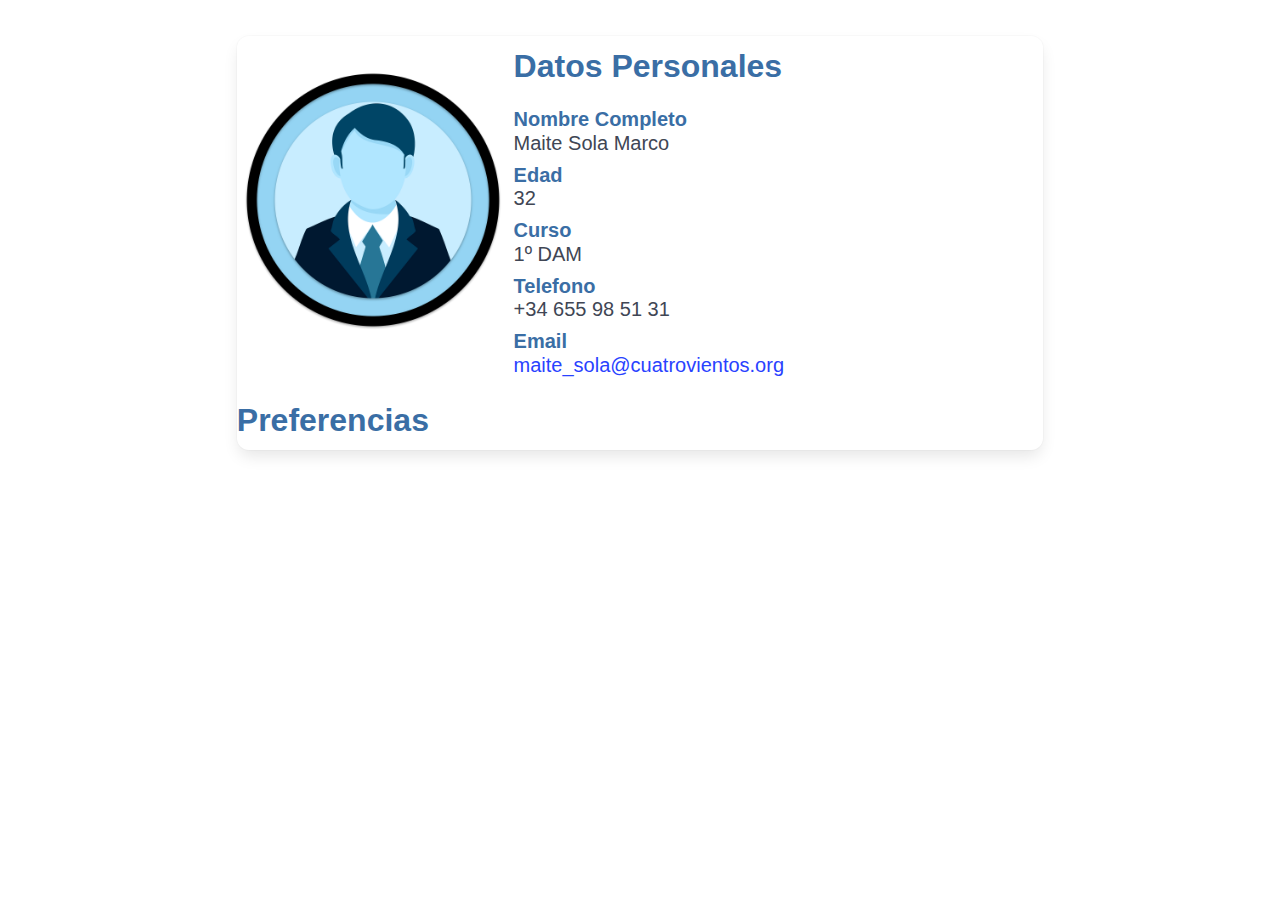
<file: perfil.html>
<!DOCTYPE html>
<html lang="en">

<head>
    <meta charset="UTF-8">
    <meta name="viewport" content="width=device-width, initial-scale=1.0">
    <link rel="shortcut icon" href="./img/Irina/Logos/logo-voluntarios_completo.png" type="image/x-icon">
    <link rel="stylesheet" href="./css/bulma.css">
    <link rel="stylesheet" href="./css/style.css">
    <title>Perfil</title>
    <style>
        .is-256x256 {
            width: 17rem;
            height: 17rem;
            margin: auto;
            margin-top: 1rem;
        }

        abbr {
            text-decoration: none;
        }
        #perfil {
            margin: auto;
            width: 70%;
        }
    </style>
</head>

<body>
    <div class="container mt-6 mx-a">
        <div class="card" id="perfil">
            <div class="columns">
                <div class="column is-one-third">
                    <figure class="image is-256x256">
                        <img class="image is-rounded" src="./image.png" alt="perfil">
                    </figure>
                </div>
                <div class="column">
                    <p class="title is-3 is-txt4v">Datos Personales</p>
                    <p class="title is-5 is-txt4v">Nombre Completo</p>
                    <p class="subtitle">Maite Sola Marco</p>
                    <p class="title is-5 is-txt4v mt-2">Edad</p>
                    <p class="subtitle">32</p>
                    <p class="title is-5 is-txt4v mt-2">Curso</p>
                    <p class="subtitle"><abbr title="1º Desarrollo de Aplicaciones Multiplataforma">1º DAM</abbr></p>
                    <p class="title is-5 is-txt4v mt-2">Telefono</p>
                    <p class="subtitle">+34 655 98 51 31</p>
                    <p class="title is-5 is-txt4v mt-2">Email</p>
                    <p class="subtitle"><a href="mailto:maite_sola@cuatrovientos.org">maite_sola@cuatrovientos.org</a></p>
                </div>
            </div>
            <div class="columns">
                <div class="column">
                    <p class="title is-3 is-txt4v"> Preferencias</p>
                </div>
            </div>
        </div>
    </div>
</body>

</html>
</file>
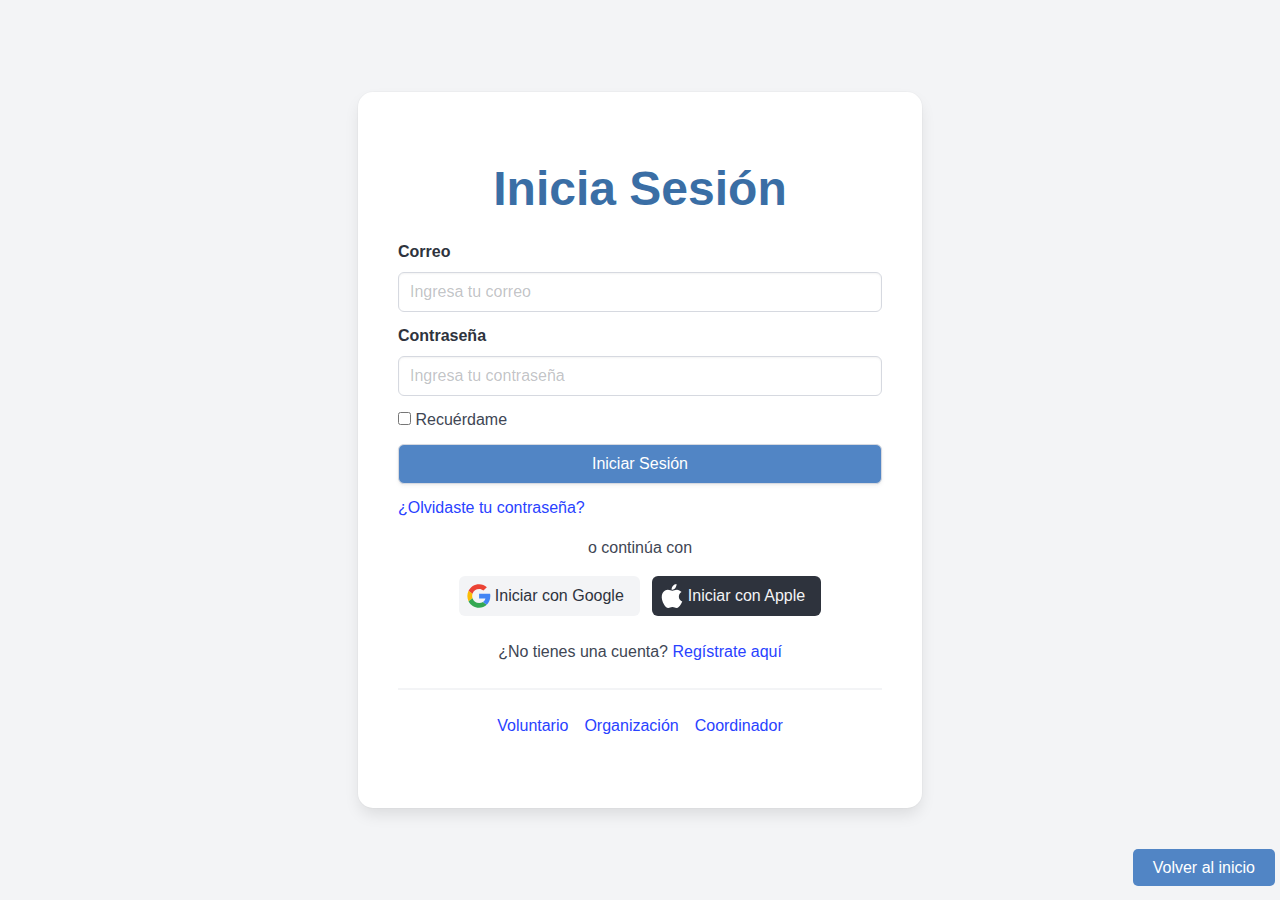
<file: html/login.html>
<!DOCTYPE html>
<html lang="en">

<head>
    <meta charset="UTF-8">
    <meta name="viewport" content="width=device-width, initial-scale=1.0">
    <link rel="shortcut icon" href="./../img/Irina/Logos/logo-voluntarios_completo.png" type="image/x-icon">
    <link rel="stylesheet" href="./../css/bulma.css">
    <link rel="stylesheet" href="./../css/style.css">
    <title>Iniciar Sesión</title>
</head>

<body id="login" class="has-background-light">
    <span id="backpageindex"><a href="./../index.html">Volver al inicio</a></span>
    <div class="container">
        <div class="columns is-centered">
            <div class="column is-half">
                <div class="box">
                    <p class="title is-1 has-text-centered is-txt4v">Inicia Sesión</p>
                    <form action="./../html/organizador.html">
                        <div class="field">
                            <label class="label">Correo</label>
                            <div class="control">
                                <input class="input" type="email" placeholder="Ingresa tu correo" required>
                            </div>
                        </div>
                        <div class="field">
                            <label class="label">Contraseña</label>
                            <div class="control">
                                <input class="input" type="password" placeholder="Ingresa tu contraseña" required>
                            </div>
                        </div>
                        <div class="field">
                            <label class="checkbox">
                                <input type="checkbox">
                                Recuérdame
                            </label>
                        </div>
                        <div class="field">
                            <button type="submit" class="button is-bg4v is-fullwidth">Iniciar Sesión</button>
                                                           
                        </div>
                        <div class="field">
                            <a href="./forgot-password.html">¿Olvidaste tu contraseña?</a>
                        </div>

                    </form>

                    <div class="has-text-centered mt-4 mb-4">o continúa con</div>
                    <div class="buttons is-centered">
                        <button class="button is-light">
                            <span class="icon">
                                <svg viewBox="-0.5 0 48 48" xmlns="http://www.w3.org/2000/svg">
                                    <g fill="none" fill-rule="evenodd">
                                        <g transform="translate(-401.000000, -860.000000)">
                                            <g transform="translate(401.000000, 860.000000)">
                                                <path
                                                    d="M9.82727273,24 C9.82727273,22.4757333 10.0804318,21.0144 10.5322727,19.6437333 L2.62345455,13.6042667 C1.08206818,16.7338667 0.213636364,20.2602667 0.213636364,24 C0.213636364,27.7365333 1.081,31.2608 2.62025,34.3882667 L10.5247955,28.3370667 C10.0772273,26.9728 9.82727273,25.5168 9.82727273,24"
                                                    fill="#FBBC05" />
                                                <path
                                                    d="M23.7136364,10.1333333 C27.025,10.1333333 30.0159091,11.3066667 32.3659091,13.2266667 L39.2022727,6.4 C35.0363636,2.77333333 29.6954545,0.533333333 23.7136364,0.533333333 C14.4268636,0.533333333 6.44540909,5.84426667 2.62345455,13.6042667 L10.5322727,19.6437333 C12.3545909,14.112 17.5491591,10.1333333 23.7136364,10.1333333"
                                                    fill="#EB4335" />
                                                <path
                                                    d="M23.7136364,37.8666667 C17.5491591,37.8666667 12.3545909,33.888 10.5322727,28.3562667 L2.62345455,34.3946667 C6.44540909,42.1557333 14.4268636,47.4666667 23.7136364,47.4666667 C29.4455,47.4666667 34.9177955,45.4314667 39.0249545,41.6181333 L31.5177727,35.8144 C29.3995682,37.1488 26.7323182,37.8666667 23.7136364,37.8666667"
                                                    fill="#34A853" />
                                                <path
                                                    d="M46.1454545,24 C46.1454545,22.6133333 45.9318182,21.12 45.6113636,19.7333333 L23.7136364,19.7333333 L23.7136364,28.8 L36.3181818,28.8 C35.6879545,31.8912 33.9724545,34.2677333 31.5177727,35.8144 L39.0249545,41.6181333 C43.3393409,37.6138667 46.1454545,31.6490667 46.1454545,24"
                                                    fill="#4285F4" />
                                            </g>
                                        </g>
                                    </g>
                                </svg>
                            </span>
                            <span>Iniciar con Google</span>
                        </button>

                        <button class="button is-dark">
                            <span class="icon">
                                <svg fill="#ffffff" viewBox="0 0 512 512" xmlns="http://www.w3.org/2000/svg">
                                    <path d="M248.644,123.476c-5.45-29.71,8.598-60.285,25.516-80.89
                                        c18.645-22.735,50.642-40.17,77.986-42.086c4.619,31.149-8.093,61.498-24.826,82.965
                                        C309.37,106.527,278.508,124.411,248.644,123.476z M409.034,231.131c8.461-23.606,25.223-44.845,51.227-59.175
                                        c-26.278-32.792-63.173-51.83-97.99-51.83c-46.065,0-65.542,21.947-97.538,21.947c-32.96,0-57.965-21.947-97.866-21.947
                                        c-39.127,0-80.776,23.848-107.19,64.577c-9.712,15.055-16.291,33.758-19.879,54.59c-9.956,58.439,4.916,134.557,49.279,202.144
                                        c21.57,32.796,50.321,69.737,87.881,70.059c33.459,0.327,42.951-21.392,88.246-21.616c45.362-0.258,53.959,21.841,87.372,21.522
                                        c37.571-0.317,67.906-41.199,89.476-73.991c15.359-23.532,21.167-35.418,33.11-62.023
                                        C414.435,352.487,389.459,285.571,409.034,231.131z" />
                                </svg>
                            </span>
                            <span>Iniciar con Apple</span>
                        </button>

                    </div>

                    <p class="has-text-centered mt-4">
                        ¿No tienes una cuenta? <a href="./register.html">Regístrate aquí</a>
                    </p>
                    <hr>
                    <div class="is-flex is-justify-content-center mt-4">
                        <a class="mx-2" href="./../html/paginaVoluntario.html">Voluntario</a>
                        <a class="mx-2" href="./../html/organizacion.html">Organización</a>
                        <a class="mx-2" href="./../html/organizador.html">Coordinador</a>
                    </div>

                </div>
            </div>
        </div>
    </div>
</body>

</html>
</file>
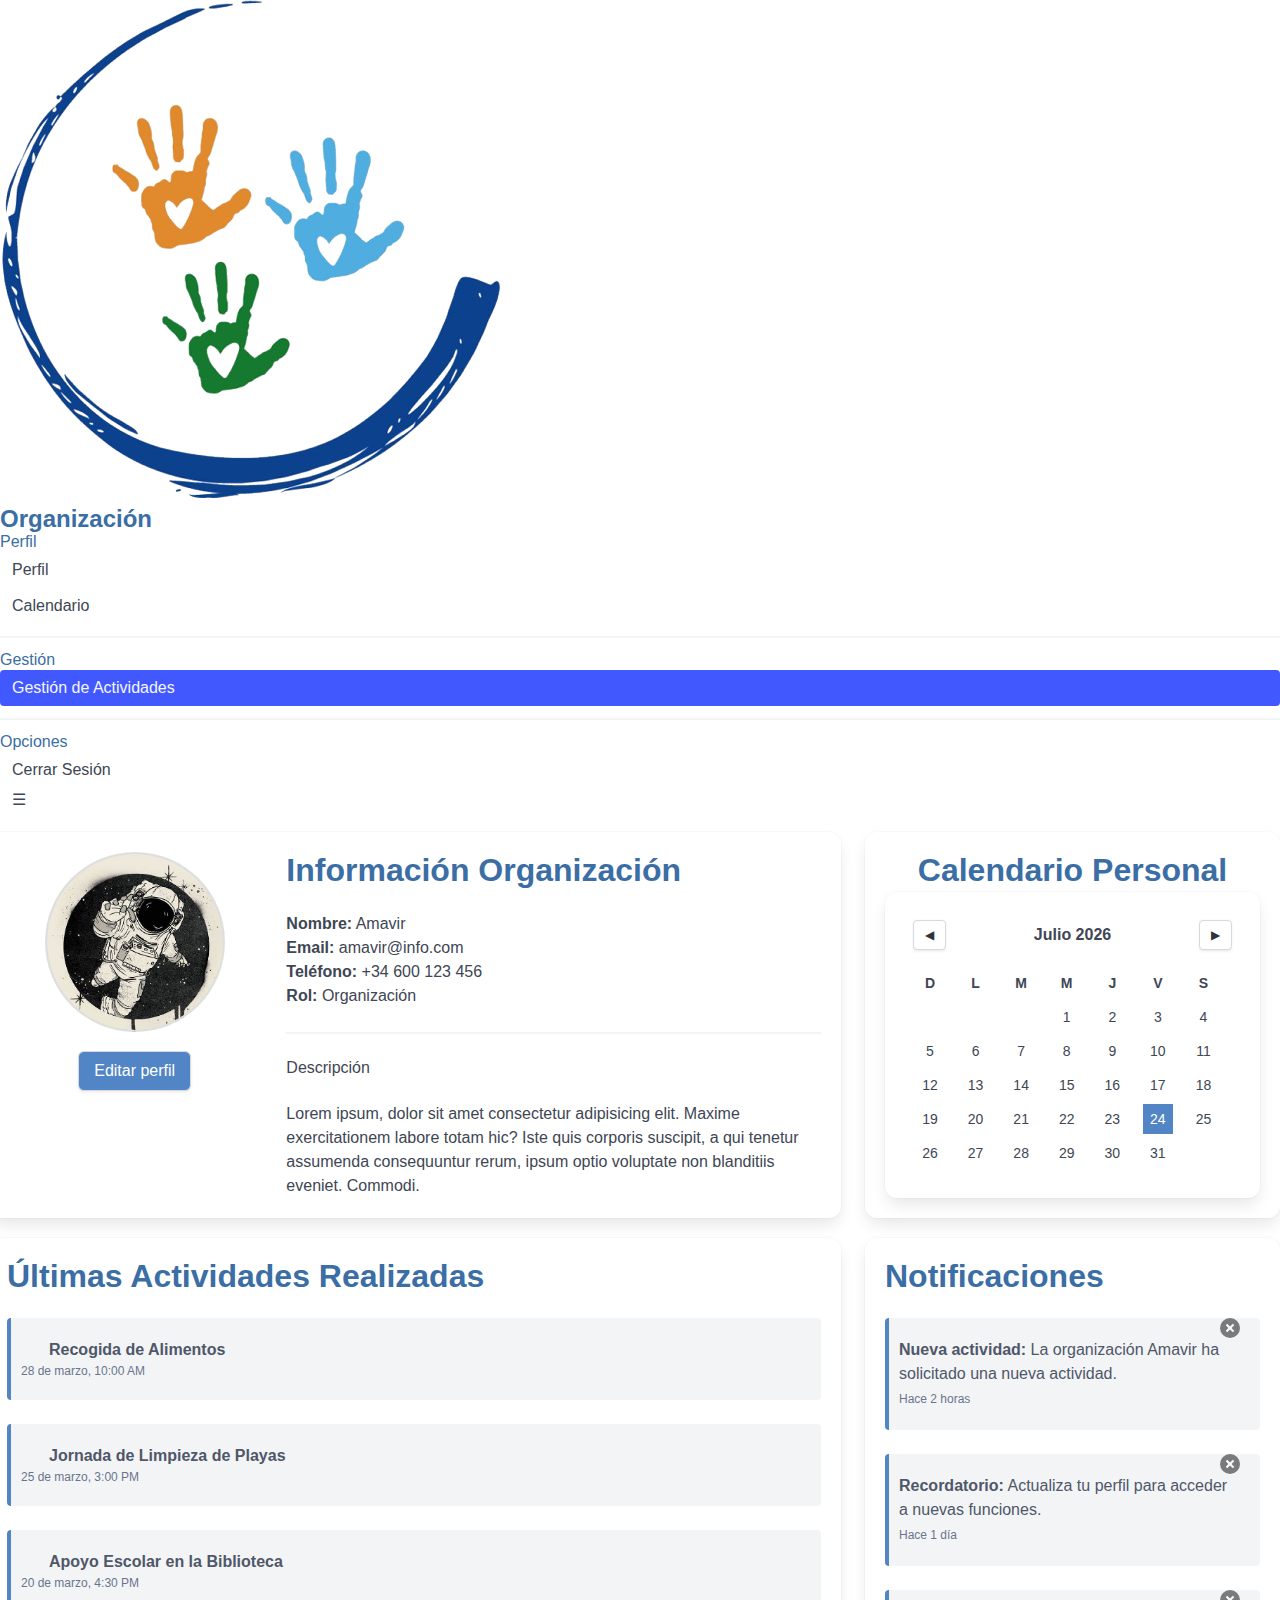
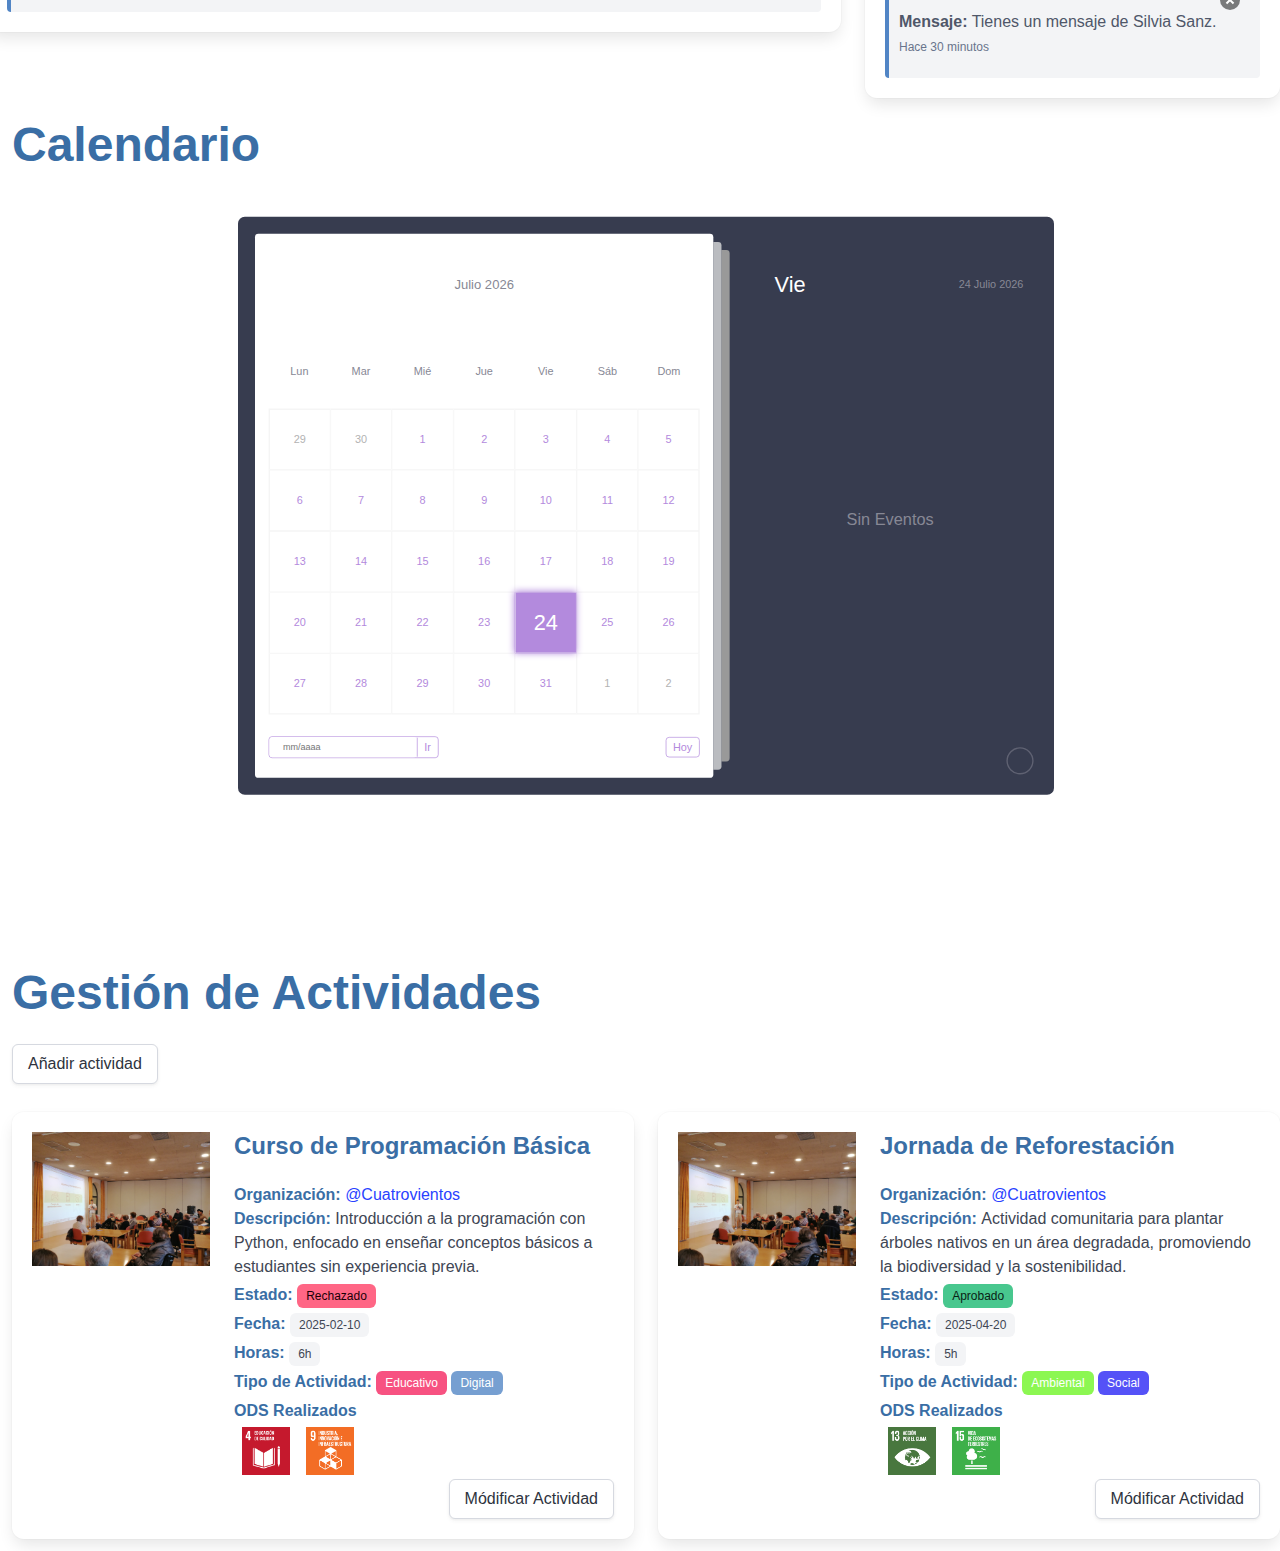
<file: html/organizacion.html>
<!DOCTYPE html>
<html lang="es">

<head>
    <meta charset="UTF-8">
    <meta name="viewport" content="width=device-width, initial-scale=1.0">
    <link rel="stylesheet" href="/css/bulma.css">
    <link rel="stylesheet" href="/css/style.css">
    <title>Dahsboard - Organización</title>
</head>

<body id="Organizacion">
    <div class="dashboard-wrapper">
        <aside class="dashboard-sidebar menu">
            <div class="logo">
                <img src="/img/Irina/Logos/logo-voluntarios_completo.png" alt="Logo Voluntariado" class="logo-image">
                <p class="title is-4 is-txt4v">Organización</p>
            </div>
            <ul class="menu-list">
                <li><span class="menu-group is-txt4v">Perfil</span></li>
                <li><a href="#perfil" data-section="perfil"><i class="fa-solid fa-user"></i> Perfil</a></li>
                <li><a href="#calendario" data-section="calendario"><i class="fa-solid fa-calendar"></i> Calendario</a>
                </li>

                <li>
                    <hr class="divider my-3">
                </li>


                <li><span class="menu-group is-txt4v">Gestión</span></li>
                <li><a href="#gestion_Actividad" data-section="gestion_Actividad" class="is-active"><i
                            class="fa-solid fa-user-group"></i>
                        Gestión de Actividades</a></li>

                <li>
                    <hr class="divider my-3">
                </li>
                <li><span class="menu-group is-txt4v">Opciones</span></li>
                <li><a href="./../index.html"><i class="fa-solid fa-door-open"></i> Cerrar Sesión</a></li>

            </ul>
        </aside>
        <main class="dashboard-main ml-3">
            <button class="hamburger-button" aria-label="Abrir menú" onclick="toggleSidebar()">☰</button>
            <div class="section-content" id="perfil">
                <div class="columns">
                    <div class="column is-8">
                        <div class="box">
                            <div class="columns ">
                                <div class="column is-4 has-text-centered">
                                    <figure class="image is-img-perfil is-inline-block">
                                        <img src="/img/icons/miavatar.png" alt="Foto de perfil" class="is-rounded">
                                    </figure>
                                    <div class="mt-3">
                                        <button class="button is-bg4v">Editar perfil</button>
                                    </div>
                                </div>
                                <div class="column">

                                    <h2 class="title is-3 is-txt4v">Información Organización</h2>
                                    <p><b>Nombre:</b> Amavir</p>
                                    <p><b>Email:</b> amavir@info.com</p>
                                    <p><b>Teléfono:</b> +34 600 123 456</p>
                                    <p><b>Rol:</b> Organización</p>
                                    <hr>
                                    <h3 class="subtitle is-6">Descripción</h3>
                                    <p>Lorem ipsum, dolor sit amet consectetur adipisicing elit. Maxime exercitationem
                                        labore totam hic? Iste quis corporis suscipit, a qui tenetur assumenda
                                        consequuntur rerum, ipsum optio voluptate non blanditiis eveniet. Commodi.</p>
                                </div>
                            </div>
                        </div>
                        <div class="box">
                            <h3 class="title is-3 is-txt4v">Últimas Actividades Realizadas</h3>
                            <div class="activity-list">
                                <article class="message is-light">
                                    <div class="message-body has-left-border">
                                        <span class="icon-text">
                                            <span class="icon"><i
                                                    class="fa-solid fa-hand-holding-heart is-txt4v"></i></span>
                                            <span><b>Recogida de Alimentos</b></span>
                                        </span>
                                        <p class="is-size-7 has-text-grey">28 de marzo, 10:00 AM</p>
                                    </div>
                                </article>
                                <article class="message is-light">
                                    <div class="message-body has-left-border">
                                        <span class="icon-text">
                                            <span class="icon"><i class="fa-solid fa-leaf is-txt4v"></i></span>
                                            <span><b>Jornada de Limpieza de Playas</b></span>
                                        </span>
                                        <p class="is-size-7 has-text-grey">25 de marzo, 3:00 PM</p>
                                    </div>
                                </article>
                                <article class="message is-light">
                                    <div class="message-body has-left-border">
                                        <span class="icon-text">
                                            <span class="icon"><i class="fa-solid fa-book is-txt4v"></i></span>
                                            <span><b>Apoyo Escolar en la Biblioteca</b></span>
                                        </span>
                                        <p class="is-size-7 has-text-grey">20 de marzo, 4:30 PM</p>
                                    </div>
                                </article>
                            </div>
                        </div>
                    </div>
                    <div class="column">
                        <div class="box">
                            <h3 class="title is-3 has-text-centered is-txt4v">Calendario Personal</h3>
                            <div class="calendarioPerfil">
                                <div class="box">
                                    <div id="calendarioPerfil" class="has-text-centered"></div>
                                </div>
                            </div>
                        </div>

                        <div class="box">
                            <h3 class="title is-3 is-txt4v">Notificaciones</h3>
                            <article class="message is-light notification-item">
                                <button class="delete remove-notification"></button>
                                <div class="message-body has-left-border">
                                    <p><b>Nueva actividad:</b> La organización Amavir ha solicitado una nueva
                                        actividad.</p>
                                    <span class="is-size-7 has-text-grey">Hace 2 horas</span>
                                </div>
                            </article>
                            <article class="message is-light notification-item">
                                <button class="delete remove-notification"></button>
                                <div class="message-body has-left-border">
                                    <p><b>Recordatorio:</b> Actualiza tu perfil para acceder a nuevas
                                        funciones.</p>
                                    <span class="is-size-7 has-text-grey">Hace 1 día</span>
                                </div>
                            </article>
                            <article class="message is-light notification-item">
                                <button class="delete remove-notification"></button>
                                <div class="message-body has-left-border">
                                    <p><b>Mensaje:</b> Tienes un mensaje de Silvia Sanz.</p>
                                    <span class="is-size-7 has-text-grey">Hace 30 minutos</span>
                                </div>
                            </article>
                        </div>
                    </div>
                </div>
            </div>
            <div class="section-content" id="calendario">
                <p class="title is-1 is-txt4v">Calendario</p>
                <div class="calendar-section">
                    <div class="container-calendar">
                        <div class="left">
                            <div class="calendar">
                                <div class="month">
                                    <i class="fas fa-angle-left prev"></i>
                                    <div class="date">diciembre 2015</div>
                                    <i class="fas fa-angle-right next"></i>
                                </div>
                                <div class="weekdays">
                                    <div>Lun</div>
                                    <div>Mar</div>
                                    <div>Mié</div>
                                    <div>Jue</div>
                                    <div>Vie</div>
                                    <div>Sáb</div>
                                    <div>Dom</div>
                                </div>
                                <div class="days"></div>
                                <div class="goto-today">
                                    <div class="goto">
                                        <input type="text" placeholder="mm/aaaa" class="date-input">
                                        <button class="goto-btn">Ir</button>
                                    </div>
                                    <button class="today-btn">Hoy</button>
                                </div>
                            </div>
                        </div>
                        <div class="right">
                            <div class="today-date">
                                <div class="event-day">mié</div>
                                <div class="event-date">12 de diciembre de 2022</div>
                            </div>
                            <div class="events"></div>
                            <div class="add-event-wrapper">
                                <div class="add-event-header">
                                    <div class="title-new-event">Agregar Evento</div>
                                    <i class="fas fa-times close"></i>
                                </div>
                                <div class="add-event-body">
                                    <div class="add-event-input">
                                        <input type="text" placeholder="Nombre del Evento" class="event-name">
                                    </div>
                                    <div class="add-event-input">
                                        <input type="text" placeholder="Hora de Inicio del Evento"
                                            class="event-time-from">
                                    </div>
                                    <div class="add-event-input">
                                        <input type="text" placeholder="Hora de Fin del Evento" class="event-time-to">
                                    </div>
                                </div>
                                <div class="add-event-footer">
                                    <button class="add-event-btn">Agregar Evento</button>
                                </div>
                            </div>
                        </div>
                        <button class="add-event">
                            <i class="fas fa-plus"></i>
                        </button>
                    </div>
                </div>
            </div>
            <div class="section-content is-visible" id="gestion_Actividad">
                <p class="title is-1 is-txt4v">Gestión de Actividades</p>
                <button class="button">Añadir actividad</button>
                <div class="columns is-multiline mt-4 actividades">

                    <!-- Actividad 2 -->
                    <div class="column is-12 is-6-desktop">
                        <div class="box">

                            <div class="columns">
                                <div class="column is-4">

                                    <figure class="img-actividad">
                                        <img alt="Actividad 2"
                                            src="/img/Irina/AMAVIR23-24CompetenciasDigitales/IMG_20240429_173725_resized_20240430_082310936.jpg">
                                    </figure>
                                </div>
                                <div class="column is-8">
                                    <p class="title is-4 is-txt4v">Curso de Programación Básica</p>
                                    <p><b class="is-txt4v">Organización: </b><a href="">@Cuatrovientos</a></p>

                                    <p><b class="is-txt4v">Descripción: </b>Introducción a la programación con Python,
                                        enfocado en enseñar conceptos básicos a estudiantes sin experiencia previa.</p>
                                    <p class="is-txt4v my-1"><b>Estado: </b><span class="tag is-danger">Rechazado</span>
                                    </p>
                                    <p class="is-txt4v my-1"><b>Fecha: </b><span class="tag">2025-02-10</span></p>
                                    <p class="is-txt4v my-1"><b>Horas: </b><span class="tag">6h</span></p>
                                    <p class="is-txt4v my-1"><b>Tipo de Actividad: </b>
                                        <span class="tag is-educativo">Educativo</span>
                                        <span class="tag is-digital">Digital</span>
                                    </p>
                                    <p class="is-txt4v my-1"><b>ODS Realizados</b></p>
                                    <div class="is-flex">
                                        <img class="image is-48x48 mx-2" src="/img/ODS/ods4.png" alt="ODS4">
                                        <img class="image is-48x48 mx-2" src="/img/ODS/ods9.png" alt="ODS9">
                                    </div>
                                    <div class="has-text-right mt-1">
                                        <button class="button">Módificar Actividad</button>
                                    </div>
                                </div>
                            </div>
                        </div>
                    </div>
                    <!-- Actividad 3 -->
                    <div class="column is-12 is-6-desktop">
                        <div class="box">
                            <div class="columns">
                                <div class="column is-4">
                                    <figure class="img-actividad">
                                        <img src="/img/Irina/AMAVIR23-24CompetenciasDigitales/IMG_20240429_173725_resized_20240430_082310936.jpg"
                                            alt="Actividad 3">
                                    </figure>
                                </div>
                                <div class="column is-8">
                                    <p class="title is-4 is-txt4v">Jornada de Reforestación</p>
                                    <p><b class="is-txt4v">Organización: </b><a href="">@Cuatrovientos</a></p>

                                    <p><b class="is-txt4v">Descripción: </b>Actividad comunitaria para plantar árboles
                                        nativos en un área degradada, promoviendo la biodiversidad y la sostenibilidad.
                                    </p>
                                    <p class="is-txt4v my-1"><b>Estado: </b><span class="tag is-success">Aprobado</span>
                                    </p>
                                    <p class="is-txt4v my-1"><b>Fecha: </b><span class="tag">2025-04-20</span></p>
                                    <p class="is-txt4v my-1"><b>Horas: </b><span class="tag">5h</span></p>
                                    <p class="is-txt4v my-1"><b>Tipo de Actividad: </b>
                                        <span class="tag is-ambiental">Ambiental</span>
                                        <span class="tag is-social">Social</span>
                                    </p>
                                    <p class="is-txt4v my-1"><b>ODS Realizados</b></p>
                                    <div class="is-flex">
                                        <img class="image is-48x48 mx-2" src="/img/ODS/ods13.png" alt="ODS13">
                                        <img class="image is-48x48 mx-2" src="/img/ODS/ods15.png" alt="ODS15">
                                    </div>
                                    <div class="has-text-right mt-1">
                                        <button class="button">Módificar Actividad</button>
                                    </div>
                                </div>
                            </div>
                        </div>
                    </div>

                </div>
            </div>
        </main>
    </div>
    <script src="./../js/organizador/org_tabs.js"></script>
    <script src="./../js/organizador/org_cal_perfil.js"></script>
    <script src="./../js/organizador/Organizador-calendario.js"></script>

</body>

</html>
</file>
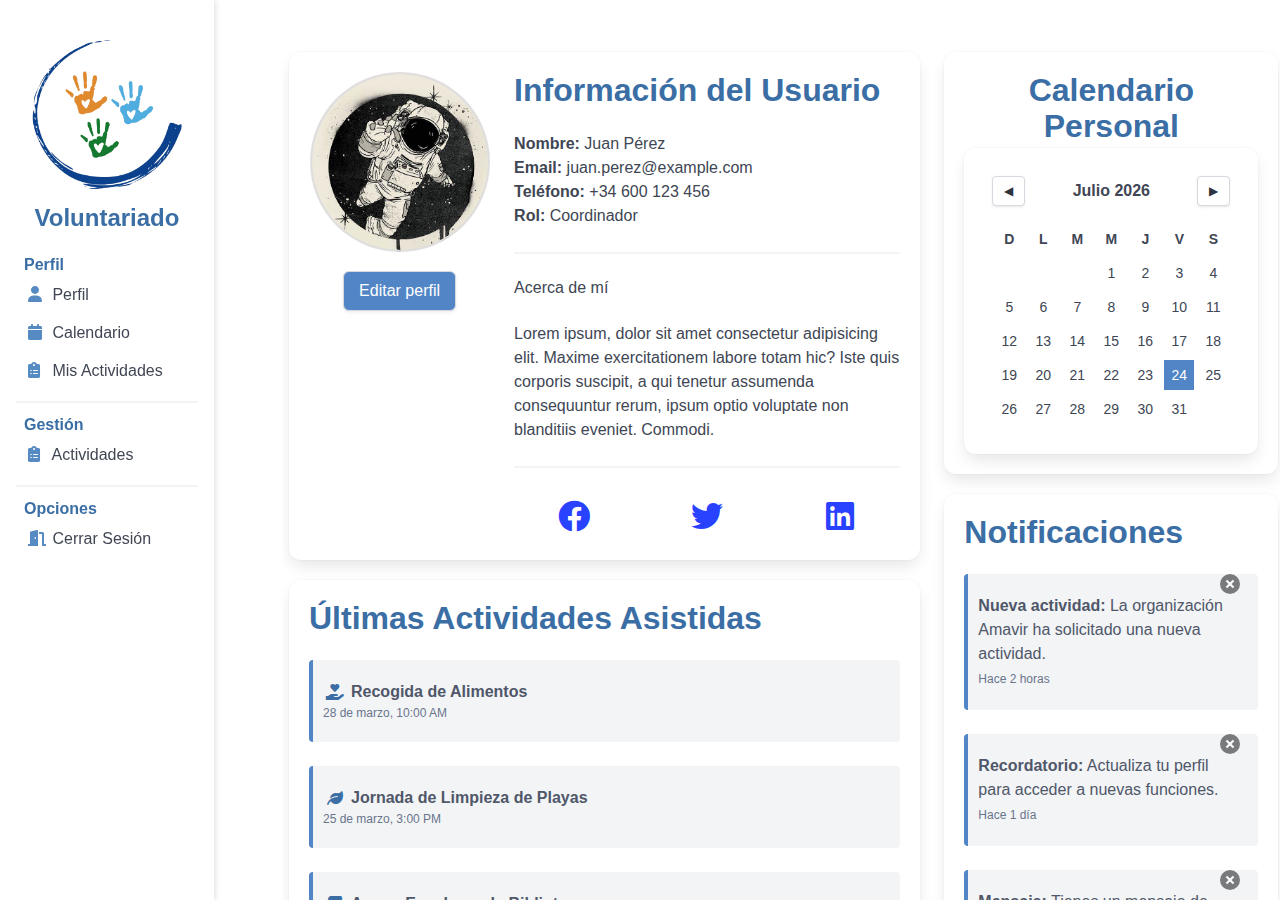
<file: html/paginaVoluntario.html>
<!DOCTYPE html>
<html lang="en">

<head>
    <meta charset="UTF-8">
    <meta name="viewport" content="width=device-width, initial-scale=1.0">
    <title>Dashboard - Coordinador</title>
    <link rel="stylesheet" href="/css/bulma.css">
    <link rel="stylesheet" href="/css/style.css">
    <link rel="stylesheet" href="https://cdnjs.cloudflare.com/ajax/libs/font-awesome/6.0.0/css/all.min.css"
        integrity="sha384-..." crossorigin="anonymous">
</head>

<body id="dash_organizador">
    <div class="dashboard-wrapper">
        <aside class="dashboard-sidebar menu">
            <div class="logo">
                <img src="/img/Irina/Logos/logo-voluntarios_completo.png" alt="Logo Voluntariado" class="logo-image">
                <h1 class="title is-4 is-txt4v">Voluntariado</h1>
            </div>
            <ul class="menu-list">
                <li><span class="menu-group is-txt4v">Perfil</span></li>
                <li><a href="#perfil" data-section="perfil"><i class="fa-solid fa-user"></i> Perfil</a></li>
                <li><a href="#calendario" data-section="calendario"><i class="fa-solid fa-calendar"></i> Calendario</a>
                </li>
                <li><a href="#actividad" data-section="actividad"><i class="fa-solid fa-clipboard-list"></i>
                     Mis Actividades</a></li>
                <hr class="divider my-3">


                <li><span class="menu-group is-txt4v">Gestión</span></li>

                <li><a href="#actividad" data-section="actividad"><i class="fa-solid fa-clipboard-list"></i>
                        Actividades</a></li>

                <hr class="divider my-3">

                <li><span class="menu-group is-txt4v">Opciones</span></li>
                <li><a href="/index.html"><i class="fa-solid fa-door-open"></i> Cerrar Sesión</a></li>
            </ul>
        </aside>

        <main class="dashboard-main ml-3">
            <button class="hamburger-button" aria-label="Abrir menú" onclick="toggleSidebar()">☰</button>
            <div class="section-content is-visible" id="perfil">
                <div class="columns">
                    <div class="column is-8">
                        <div class="box">
                            <div class="columns ">
                                <div class="column is-4 has-text-centered">
                                    <figure class="image is-img-perfil is-inline-block">
                                        <img src="./../img/icons/miavatar.png" alt="Foto de perfil" class="is-rounded">
                                    </figure>
                                    <div class="mt-3">
                                        <button class="button is-bg4v">Editar perfil</button>
                                    </div>
                                </div>
                                <div class="column">

                                    <h2 class="title is-3 is-txt4v">Información del Usuario</h2>
                                    <p><b>Nombre:</b> Juan Pérez</p>
                                    <p><b>Email:</b> juan.perez@example.com</p>
                                    <p><b>Teléfono:</b> +34 600 123 456</p>
                                    <p><b>Rol:</b> Coordinador</p>
                                    <hr>
                                    <h3 class="subtitle is-6">Acerca de mí</h3>
                                    <p>Lorem ipsum, dolor sit amet consectetur adipisicing elit. Maxime exercitationem
                                        labore totam hic? Iste quis corporis suscipit, a qui tenetur assumenda
                                        consequuntur rerum, ipsum optio voluptate non blanditiis eveniet. Commodi.</p>
                                    <hr>
                                    <div class="level">
                                        <div class="level-item">
                                            <a href="https://facebook.com" target="_blank">
                                                <span class="icon is-large"><i class="fab fa-facebook fa-2x"></i></span>
                                            </a>
                                        </div>
                                        <div class="level-item">
                                            <a href="https://twitter.com" target="_blank">
                                                <span class="icon is-large"><i class="fab fa-twitter fa-2x"></i></span>
                                            </a>
                                        </div>
                                        <div class="level-item">
                                            <a href="https://linkedin.com" target="_blank">
                                                <span class="icon is-large"><i class="fab fa-linkedin fa-2x"></i></span>
                                            </a>
                                        </div>
                                    </div>
                                </div>
                            </div>
                        </div>
                        <div class="box">
                            <h3 class="title is-3 is-txt4v">Últimas Actividades Asistidas</h3>
                            <div class="activity-list">
                                <article class="message is-light">
                                    <div class="message-body has-left-border">
                                        <span class="icon-text">
                                            <span class="icon"><i
                                                    class="fa-solid fa-hand-holding-heart is-txt4v"></i></span>
                                            <span><b>Recogida de Alimentos</b></span>
                                        </span>
                                        <p class="is-size-7 has-text-grey">28 de marzo, 10:00 AM</p>
                                    </div>
                                </article>
                                <article class="message is-light">
                                    <div class="message-body has-left-border">
                                        <span class="icon-text">
                                            <span class="icon"><i class="fa-solid fa-leaf is-txt4v"></i></span>
                                            <span><b>Jornada de Limpieza de Playas</b></span>
                                        </span>
                                        <p class="is-size-7 has-text-grey">25 de marzo, 3:00 PM</p>
                                    </div>
                                </article>
                                <article class="message is-light">
                                    <div class="message-body has-left-border">
                                        <span class="icon-text">
                                            <span class="icon"><i class="fa-solid fa-book is-txt4v"></i></span>
                                            <span><b>Apoyo Escolar en la Biblioteca</b></span>
                                        </span>
                                        <p class="is-size-7 has-text-grey">20 de marzo, 4:30 PM</p>
                                    </div>
                                </article>
                            </div>
                        </div>
                    </div>
                    <div class="column">
                        <div class="box">
                            <h3 class="title is-3 has-text-centered is-txt4v">Calendario Personal</h3>
                            <div class="calendarioPerfil">
                                <div class="box">
                                    <div id="calendarioPerfil" class="has-text-centered"></div>
                                </div>
                            </div>
                        </div>

                        <div class="box">
                            <h3 class="title is-3 is-txt4v">Notificaciones</h3>
                            <article class="message is-light notification-item">
                                <button class="delete remove-notification"></button>
                                <div class="message-body has-left-border">
                                    <p><b>Nueva actividad:</b> La organización Amavir ha solicitado una nueva
                                        actividad.</p>
                                    <span class="is-size-7 has-text-grey">Hace 2 horas</span>
                                </div>
                            </article>
                            <article class="message is-light notification-item">
                                <button class="delete remove-notification"></button>
                                <div class="message-body has-left-border">
                                    <p><b>Recordatorio:</b> Actualiza tu perfil para acceder a nuevas
                                        funciones.</p>
                                    <span class="is-size-7 has-text-grey">Hace 1 día</span>
                                </div>
                            </article>
                            <article class="message is-light notification-item">
                                <button class="delete remove-notification"></button>
                                <div class="message-body has-left-border">
                                    <p><b>Mensaje:</b> Tienes un mensaje de Silvia Sanz.</p>
                                    <span class="is-size-7 has-text-grey">Hace 30 minutos</span>
                                </div>
                            </article>
                        </div>
                    </div>
                </div>
            </div>
            <div class="section-content" id="calendario">
                <h1 class="title is-1 is-txt4v">Calendario</h1>
                <div class="calendar-section">
                    <div class="container-calendar">
                        <div class="left">
                            <div class="calendar">
                                <div class="month">
                                    <i class="fas fa-angle-left prev"></i>
                                    <div class="date">diciembre 2015</div>
                                    <i class="fas fa-angle-right next"></i>
                                </div>
                                <div class="weekdays">
                                    <div>Lun</div>
                                    <div>Mar</div>
                                    <div>Mié</div>
                                    <div>Jue</div>
                                    <div>Vie</div>
                                    <div>Sáb</div>
                                    <div>Dom</div>
                                </div>
                                <div class="days"></div>
                                <div class="goto-today">
                                    <div class="goto">
                                        <input type="text" placeholder="mm/aaaa" class="date-input">
                                        <button class="goto-btn">Ir</button>
                                    </div>
                                    <button class="today-btn">Hoy</button>
                                </div>
                            </div>
                        </div>
                        <div class="right">
                            <div class="today-date">
                                <div class="event-day">mié</div>
                                <div class="event-date">12 de diciembre de 2022</div>
                            </div>
                            <div class="events"></div>
                            <div class="add-event-wrapper">
                                <div class="add-event-header">
                                    <div class="title-new-event">Agregar Evento</div>
                                    <i class="fas fa-times close"></i>
                                </div>
                                <div class="add-event-body">
                                    <div class="add-event-input">
                                        <input type="text" placeholder="Nombre del Evento" class="event-name">
                                    </div>
                                    <div class="add-event-input">
                                        <input type="text" placeholder="Hora de Inicio del Evento"
                                            class="event-time-from">
                                    </div>
                                    <div class="add-event-input">
                                        <input type="text" placeholder="Hora de Fin del Evento" class="event-time-to">
                                    </div>
                                </div>
                                <div class="add-event-footer">
                                    <button class="add-event-btn">Agregar Evento</button>
                                </div>
                            </div>
                        </div>
                        <button class="add-event">
                            <i class="fas fa-plus"></i>
                        </button>
                    </div>
                </div>
            </div>
   

            <div class="section-content" id="actividad">
                <h1 class="title is-1 is-txt4v">Gestión de Actividades</h1>
                <div class="box">
                    <div class="columns is-multiline is-centered">
                        <div class="column is-3">
                            <div class="field">
                                <label class="label">Nombre</label>
                                <div class="control">
                                    <input type="text" id="filter-nombreAct" class="input" placeholder="Nombre">
                                </div>
                            </div>
                        </div>
                        <div class="column is-3">
                            <div class="field">
                                <label class="label">Fecha</label>
                                <div class="control">
                                    <input type="date" id="filter-fechaAct" class="input" placeholder="Fecha">
                                </div>
                            </div>
                        </div>
                        <div class="column is-2">
                            <div class="field">
                                <label class="label">Tipo Actividad</label>
                                <div class="control">
                                    <div class="select">
                                        <select id="filter-tipoAct">
                                            <option value="">Tipo de Actividad</option>
                                            <option value="Cultural">Cultural</option>
                                            <option value="Deportivo">Deportivo</option>
                                            <option value="Social">Social</option>
                                            <option value="Educativo">Educativo</option>
                                            <option value="Ambiental">Ambiental</option>
                                            <option value="Digital">Digital</option>
                                            <option value="Tecnológico">Tecnológico</option>
                                        </select>
                                    </div>
                                </div>
                            </div>
                        </div>
                        <div class="column is-1">
                            <div class="field">
                                <label class="label">Estado</label>
                                <div class="control">
                                    <div class="select">
                                        <select id="filter-estadoAct">
                                            <option value="">Estado</option>
                                            <option value="Pendiente">Pendiente</option>
                                            <option value="En Curso">En Curso</option>
                                            <option value="Finalizado">Finalizado</option>
                                        </select>
                                    </div>
                                </div>
                            </div>
                        </div>
                        <div class="column is-3">
                            <div class="field">
                                <label class="label">ODS Realizados</label>
                                <div class="control">
                                    <div class="select">
                                        <select id="filter-odsAct">
                                            <option value="">ODS Realizados</option>
                                            <option value="1">Fin de la Pobreza</option>
                                            <option value="2">Hambre Cero</option>
                                            <option value="3">Salud y Bienestar</option>
                                            <option value="4">Educación de Calidad</option>
                                            <option value="5">Igualdad de Género</option>
                                            <option value="6">Agua Limpia y Saneamiento</option>
                                            <option value="7">Energía Asequible y No Contaminante</option>
                                            <option value="8">Trabajo Decente y Crecimiento Económico</option>
                                            <option value="9">Industria, Innovación e Infraestructura</option>
                                            <option value="10">Reducción de las Desigualdades</option>
                                            <option value="11">Ciudades y Comunidades Sostenibles</option>
                                            <option value="12">Producción y Consumo Responsables</option>
                                            <option value="13">Acción por el Clima</option>
                                            <option value="14">Vida Submarina</option>
                                            <option value="15">Vida de Ecosistemas Terrestres</option>
                                            <option value="16">Paz, Justicia e Instituciones Sólidas</option>
                                            <option value="17">Alianzas para Lograr los Objetivos</option>
                                        </select>
                                    </div>
                                </div>
                            </div>
                        </div>
                    </div>
                </div>
                <div class="columns is-multiline mt-4 actividades">
                    <!-- Actividad 1 -->
                    <div class="column is-12 is-6-desktop">
                        <div class="box">
                            <div class="columns">
                                <div class="column is-4">
                                    <figure class="img-actividad">
                                        <img src="/img/Irina/AMAVIR23-24CompetenciasDigitales/IMG_20240429_165847_resized_20240430_082312818.jpg"
                                            alt="Actividad 1">
                                    </figure>
                                </div>
                                <div class="column is-8">
                                    <p class="title is-4 is-txt4v">Taller de Reciclaje Creativo</p>
                                    <p><b class="is-txt4v">Organización: </b><a href="">@Amavir</a></p>
                                    <p><b class="is-txt4v">Descripción: </b>Los participantes aprendieron a crear
                                        objetos decorativos utilizando materiales reciclados.</p>
                                    <p class="is-txt4v my-1"><b>Estado: </b><span class="tag is-success">En Curso</span>
                                    </p>
                                    <p class="is-txt4v my-1"><b>Fecha: </b><span class="tag">2025-04-15</span></p>
                                    <p class="is-txt4v my-1"><b>Horas: </b><span class="tag">4h</span></p>
                                    <p class="is-txt4v my-1"><b>Tipo de Actividad: </b>
                                        <span class="tag is-ambiental">Ambiental</span>
                                        <span class="tag is-educativo">Educativo</span>
                                    </p>
                                    <p class="is-txt4v my-1"><b>ODS Realizados</b></p>
                                    <div class="is-flex">
                                        <img class="image is-48x48 mx-2" src="/img/ODS/ods12.png" alt="ODS12">
                                        <img class="image is-48x48 mx-2" src="/img/ODS/ods15.png" alt="ODS15">
                                    </div>
                                    <div class="has-text-right mt-1">
                                        <button class="button">Apuntarse</button>
                                    </div>
                                </div>
                            </div>
                        </div>
                    </div>
                    <!-- Actividad 2 -->
                    <div class="column is-12 is-6-desktop">
                        <div class="box">
                            <div class="columns">
                                <div class="column is-4">
                                    <figure class="img-actividad">
                                        <img
                                            src="/img/Irina/AMAVIR23-24CompetenciasDigitales/IMG_20240429_171727_resized_20240430_082311496.jpg">
                                    </figure>
                                </div>
                                <div class="column is-8">
                                    <p class="title is-4 is-txt4v">Curso de Programación Básica</p>
                                    <p><b class="is-txt4v">Organización: </b><a href="">@Unzutxiki</a></p>

                                    <p><b class="is-txt4v">Descripción: </b>Introducción a la programación con Python,
                                        enfocado en enseñar conceptos básicos a estudiantes sin experiencia previa.</p>
                                    <p class="is-txt4v my-1"><b>Estado: </b><span
                                            class="tag is-danger">Finalizado</span></p>
                                    <p class="is-txt4v my-1"><b>Fecha: </b><span class="tag">2025-02-10</span></p>
                                    <p class="is-txt4v my-1"><b>Horas: </b><span class="tag">6h</span></p>
                                    <p class="is-txt4v my-1"><b>Tipo de Actividad: </b>
                                        <span class="tag is-educativo">Educativo</span>
                                        <span class="tag is-digital">Digital</span>
                                    </p>
                                    <p class="is-txt4v my-1"><b>ODS Realizados</b></p>
                                    <div class="is-flex">
                                        <img class="image is-48x48 mx-2" src="/img/ODS/ods4.png" alt="ODS4">
                                        <img class="image is-48x48 mx-2" src="/img/ODS/ods9.png" alt="ODS9">
                                    </div>
                                    <div class="has-text-right mt-1">
                                        <button class="button">Apuntarse</button>
                                    </div>
                                </div>
                            </div>
                        </div>
                    </div>
                    <!-- Actividad 3 -->
                    <div class="column is-12 is-6-desktop">
                        <div class="box">
                            <div class="columns">
                                <div class="column is-4">
                                    <figure class="img-actividad">
                                        <img src="/img/Irina/AMAVIR23-24CompetenciasDigitales/IMG_20240429_173725_resized_20240430_082310936.jpg"
                                            alt="Actividad 3">
                                    </figure>
                                </div>
                                <div class="column is-8">
                                    <p class="title is-4 is-txt4v">Jornada de Reforestación</p>
                                    <p><b class="is-txt4v">Organización: </b><a href="">@Cuatrovientos</a></p>

                                    <p><b class="is-txt4v">Descripción: </b>Actividad comunitaria para plantar árboles
                                        nativos en un área degradada, promoviendo la biodiversidad y la sostenibilidad.
                                    </p>
                                    <p class="is-txt4v my-1"><b>Estado: </b><span class="tag is-success">En Curso</span>
                                    </p>
                                    <p class="is-txt4v my-1"><b>Fecha: </b><span class="tag">2025-04-20</span></p>
                                    <p class="is-txt4v my-1"><b>Horas: </b><span class="tag">5h</span></p>
                                    <p class="is-txt4v my-1"><b>Tipo de Actividad: </b>
                                        <span class="tag is-ambiental">Ambiental</span>
                                        <span class="tag is-social">Social</span>
                                    </p>
                                    <p class="is-txt4v my-1"><b>ODS Realizados</b></p>
                                    <div class="is-flex">
                                        <img class="image is-48x48 mx-2" src="/img/ODS/ods13.png" alt="ODS13">
                                        <img class="image is-48x48 mx-2" src="/img/ODS/ods15.png" alt="ODS15">
                                    </div>
                                    <div class="has-text-right mt-1">
                                        <button class="button">Apuntarse</button>
                                    </div>
                                </div>
                            </div>
                        </div>
                    </div>
                    <!-- Actividad 4 -->
                    <div class="column is-12 is-6-desktop">
                        <div class="box">
                            <div class="columns">
                                <div class="column is-4">
                                    <figure class="img-actividad">
                                        <img src="/img/Irina/AMAVIR23-24CompetenciasDigitales/IMG_20240429_174856_resized_20240430_082310325.jpg"
                                            alt="Actividad 4">
                                    </figure>
                                </div>
                                <div class="column is-8">
                                    <p class="title is-4 is-txt4v">Taller de Alfabetización Digital</p>
                                    <p><b class="is-txt4v">Organización: </b><a href="">@ANA</a></p>

                                    <p><b class="is-txt4v">Descripción: </b>Sesiones prácticas para enseñar a personas
                                        mayores el uso de herramientas digitales.</p>
                                    <p class="is-txt4v my-1"><b>Estado: </b><span
                                            class="tag is-danger">Finalizado</span></p>
                                    <p class="is-txt4v my-1"><b>Fecha: </b><span class="tag">2025-03-05</span></p>
                                    <p class="is-txt4v my-1"><b>Horas: </b><span class="tag">3h</span></p>
                                    <p class="is-txt4v my-1"><b>Tipo de Actividad: </b>
                                        <span class="tag is-educativo">Educativo</span>
                                        <span class="tag is-digital">Digital</span>
                                        <span class="tag is-social">Social</span>
                                    </p>
                                    <p class="is-txt4v my-1"><b>ODS Realizados</b></p>
                                    <div class="is-flex">
                                        <img class="image is-48x48 mx-2" src="/img/ODS/ods4.png" alt="ODS4">
                                        <img class="image is-48x48 mx-2" src="/img/ODS/ods10.png" alt="ODS10">
                                    </div>
                                    <div class="has-text-right mt-1">
                                        <button class="button">Apuntarse</button>
                                    </div>
                                </div>
                            </div>
                        </div>
                    </div>
                </div>
            </div>
            
        </main>
    </div>
    <script src="./../js/organizador/org_filtrado_actividad.js"></script>
    <script src="./../js/organizador/org_tabs.js"></script>
    <script src="./../js/organizador/org_cal_perfil.js"></script>
    <script src="./../js/organizador/Organizador-calendario.js"></script>

    <script src="./../js/organizador/select.js"></script>
    <script src="./../js/organizador/organizador_mensajes.js"></script>
    <script src="./../js/tabs.js"></script>
</body>

</html>
</file>
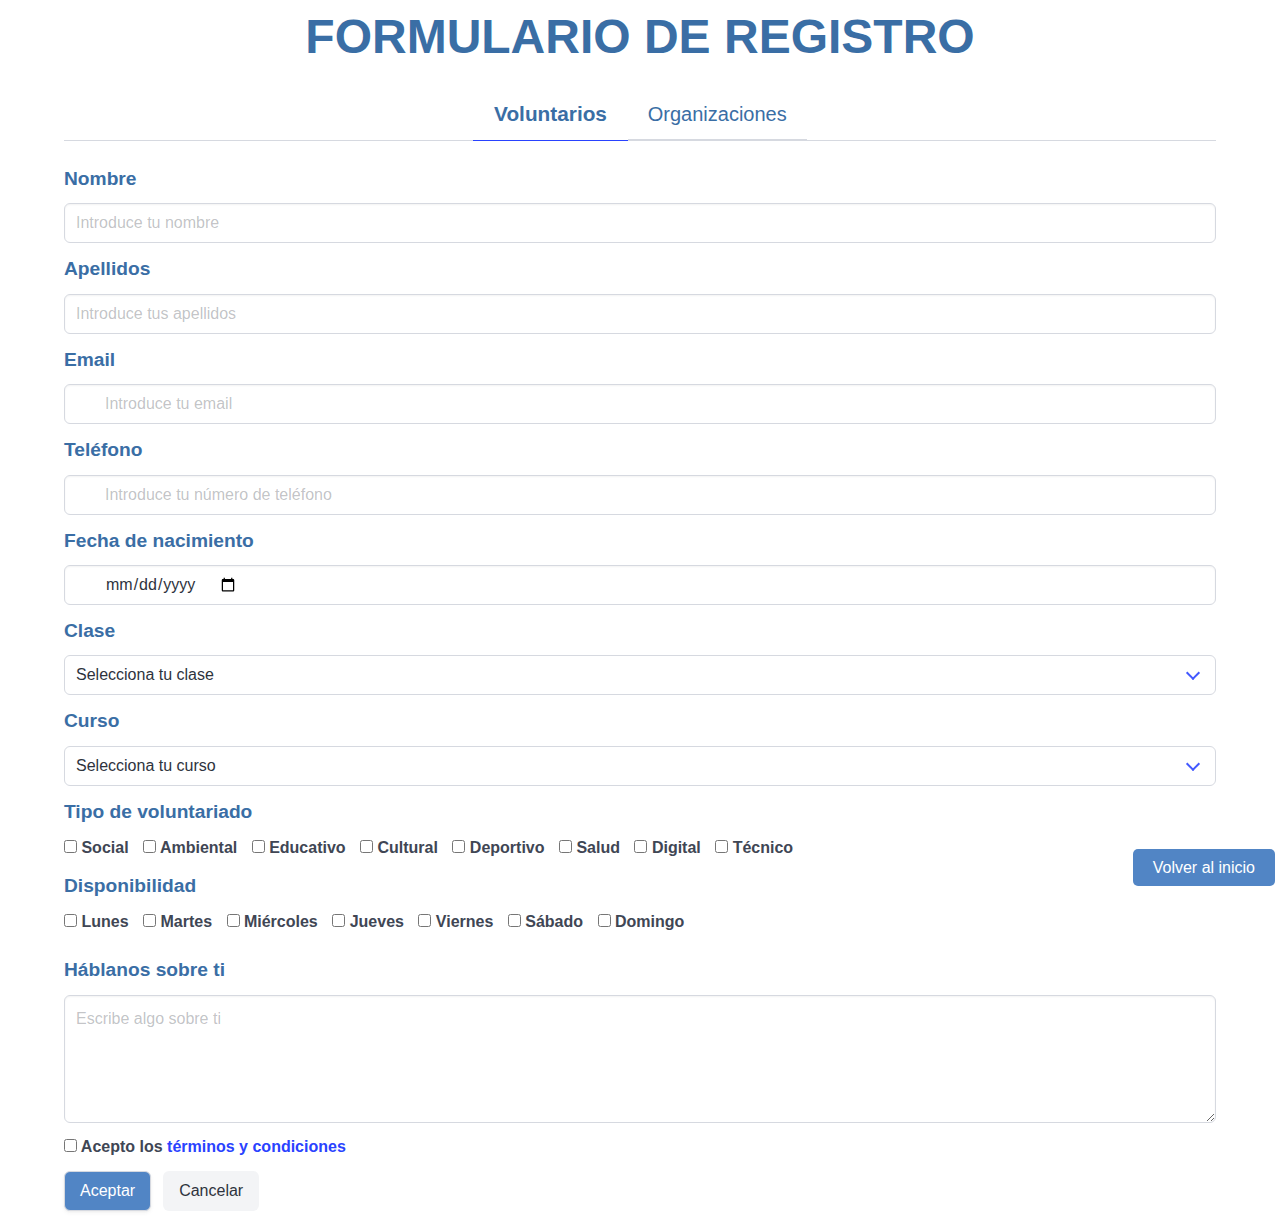
<file: html/register.html>
<!DOCTYPE html>
<html lang="es">

<head>
    <meta charset="UTF-8">
    <meta name="viewport" content="width=device-width, initial-scale=1.0">
    <link rel="shortcut icon" href="./../img/Irina/Logos/logo-voluntarios_completo.png" type="image/x-icon">

    <link rel="stylesheet" href="../css/bulma.css">
    <link rel="stylesheet" href="../css/style.css">
    
    <title>Formulario de Registro</title>
</head>

<body id="register">
    <span id="backpageindex"><a href="./../index.html">Volver al inicio</a></span>
    <div class="container">
        <p class="title is-1 is-txt4v has-text-centered">FORMULARIO DE REGISTRO</p>
        <div class="tabs is-medium is-centered">
            <ul>
                <li class="is-active" data-tab="tab1"><a>Voluntarios</a></li>
                <li data-tab="tab2"><a>Organizaciones</a></li>
            </ul>
        </div>
        <!--! TAB1 -->
        <div id="tab1" class="tab-content is-active">
            <form action="./../html/organizador.html" method="GET" id="register-voluntario" novalidate>
                <!-- Nombre -->
                <div class="field">
                    <label class="label is-txt4v">Nombre</label>
                    <div class="control has-icons-right">
                        <input class="input" type="text" name="nombre" placeholder="Introduce tu nombre" required>
                        <span class="icon is-small is-right"><i class="fas fa-check"></i></span>
                    </div>
                    <p class="help is-danger" id="nombre-error-voluntario" style="display: none;"></p>
                </div>
                <!-- Apellidos -->
                <div class="field">
                    <label class="label is-txt4v">Apellidos</label>
                    <div class="control has-icons-right">
                        <input class="input" type="text" name="apellidos" placeholder="Introduce tus apellidos" required>
                        <span class="icon is-small is-right"><i class="fas fa-check"></i></span>
                    </div>
                    <p class="help is-danger" id="apellidos-error-voluntario" style="display: none;"></p>
                </div>
                <!-- Email -->
                <div class="field">
                    <label class="label is-txt4v">Email</label>
                    <div class="control has-icons-left has-icons-right">
                        <input class="input" type="email" name="email" placeholder="Introduce tu email" required>
                        <span class="icon is-small is-left"><i class="fas fa-envelope"></i></span>
                        <span class="icon is-small is-right"><i class="fas fa-check"></i></span>
                    </div>
                    <p class="help is-danger" id="email-error-voluntario" style="display: none;"></p>
                </div>
                <!-- Teléfono -->
                <div class="field">
                    <label class="label is-txt4v">Teléfono</label>
                    <div class="control has-icons-left has-icons-right">
                        <input class="input" type="tel" name="telefono" placeholder="Introduce tu número de teléfono" required>
                        <span class="icon is-small is-left"><i class="fas fa-phone"></i></span>
                        <span class="icon is-small is-right"><i class="fas fa-check"></i></span>
                    </div>
                    <p class="help is-danger" id="telefono-error-voluntario" style="display: none;"></p>
                </div>
                <!-- Fecha de nacimiento -->
                <div class="field">
                    <label class="label is-txt4v">Fecha de nacimiento</label>
                    <div class="control has-icons-left has-icons-right">
                        <input class="input" type="date" name="fechaNacimiento" required>
                        <span class="icon is-small is-left"><i class="fas fa-calendar"></i></span>
                        <span class="icon is-small is-right"><i class="fas fa-check"></i></span>
                    </div>
                    <p class="help is-danger" id="fechaNacimiento-error-voluntario" style="display: none;"></p>
                </div>
              
        
                <!-- Clase -->
                <div class="field">
                    <label class="label is-txt4v">Clase</label>
                    <div class="control">
                        <div class="select is-fullwidth">
                            <select name="clase" required>
                                <option value="" disabled selected>Selecciona tu clase</option>
                                <option>FP básica Servicios Comerciales</option>
                                <option>FP especial Auxiliar Administrativo General</option>
                                <option>FP Imagen</option>
                                <option>CFM Gestión Administrativa</option>
                                <option>CFM Actividades Comerciales</option>
                                <option>CFM Sistemas Microinformáticos y redes</option>
                                <option>CFS Administración y finanzas</option>
                                <option>CFS Comercio Internacional</option>
                                <option>CFS Gestión de ventas</option>
                                <option>CFS Transporte y logística</option>
                                <option>CFS Administración de sistemas informáticos y redes</option>
                                <option>CFS Desarrollo de aplicaciones multiplataforma</option>
                            </select>
                        </div>
                    </div>
                    <p class="help is-danger" id="clase-error" style="display: none;"></p>
                </div>
        
                <!-- Curso -->
                <div class="field">
                    <label class="label is-txt4v">Curso</label>
                    <div class="control">
                        <div class="select is-fullwidth">
                            <select name="curso" required>
                                <option value="" disabled selected>Selecciona tu curso</option>
                                <option>1º</option>
                                <option>2º</option>
                            </select>
                        </div>
                    </div>
                    <p class="help is-danger" id="curso-error" style="display: none;"></p>
                </div>
        
                <!-- Tipo de voluntariado -->
                <div class="field">
                    <label class="label is-txt4v">Tipo de voluntariado</label>
                    <div class="control" id="voluntariado-checkboxes">
                        <label class="checkbox"><input type="checkbox" name="voluntariado" value="social"> Social</label>
                        <label class="checkbox"><input type="checkbox" name="voluntariado" value="ambiental"> Ambiental</label>
                        <label class="checkbox"><input type="checkbox" name="voluntariado" value="educativo"> Educativo</label>
                        <label class="checkbox"><input type="checkbox" name="voluntariado" value="cultural"> Cultural</label>
                        <label class="checkbox"><input type="checkbox" name="voluntariado" value="deportivo"> Deportivo</label>
                        <label class="checkbox"><input type="checkbox" name="voluntariado" value="salud"> Salud</label>
                        <label class="checkbox"><input type="checkbox" name="voluntariado" value="digital"> Digital</label>
                        <label class="checkbox"><input type="checkbox" name="voluntariado" value="tecnico"> Técnico</label>
                    </div>
                    <p class="help is-danger" id="voluntariado-error" style="display: none;"></p>
                </div>
        
                <!-- Disponibilidad -->
                <div class="field">
                    <label class="label is-txt4v">Disponibilidad</label>
                    <div class="control" id="disponibilidad-checkboxes">
                        <label class="checkbox"><input type="checkbox" name="disponibilidad" value="lunes"> Lunes</label>
                        <label class="checkbox"><input type="checkbox" name="disponibilidad" value="martes"> Martes</label>
                        <label class="checkbox"><input type="checkbox" name="disponibilidad" value="miercoles"> Miércoles</label>
                        <label class="checkbox"><input type="checkbox" name="disponibilidad" value="jueves"> Jueves</label>
                        <label class="checkbox"><input type="checkbox" name="disponibilidad" value="viernes"> Viernes</label>
                        <label class="checkbox"><input type="checkbox" name="disponibilidad" value="sabado"> Sábado</label>
                        <label class="checkbox"><input type="checkbox" name="disponibilidad" value="domingo"> Domingo</label>
                    </div>
                    <!-- Contenedor para los campos de hora -->
                    <div id="disponibilidad-horas" style="display: flex; flex-wrap: wrap; justify-content: flex-start; margin-top: 10px;"></div>
                    <p class="help is-danger" id="disponibilidad-error" style="display: none;"></p>
                </div>
                <!-- Háblanos sobre ti -->
                <div class="field">
                    <label class="label is-txt4v">Háblanos sobre ti</label>
                    <div class="control">
                        <textarea class="textarea" name="sobreTi" placeholder="Escribe algo sobre ti"></textarea>
                    </div>
                    <p class="help is-danger" id="sobreTi-error" style="display: none;"></p>
                </div>
        
                <!-- Términos y condiciones -->
                <div class="field">
                    <div class="control">
                        <label class="checkbox">
                            <input type="checkbox" name="terminos" required>
                            Acepto los <a href="#">términos y condiciones</a>
                        </label>
                    </div>
                    <p class="help is-danger" id="terminos-error" style="display: none;"></p>
                </div>
        
                <!-- Botones -->
                <div class="field is-grouped">
                    <div class="control">
                        <button class="button is-bg4v" type="submit">Aceptar</button>
                    </div>
                    <div class="control">
                        <button class="button is-light" type="reset">Cancelar</button>
                    </div>
                </div>
            </form>
        
        </div>
        <!--! TAB2 -->

        <div id="tab2" class="tab-content">
            <form action="./../html/organizador.html" method="GET" id="register-organizacion" novalidate>
                <!-- Nombre de la Organización -->
                <div class="field">
                    <label class="label is-txt4v">Nombre de la Organización</label>
                    <div class="control">
                        <input class="input" type="text" name="nombre" placeholder="Introduce el nombre de la organización" required>
                    </div>
                    <p class="help is-danger" id="nombre-error-organizacion" style="display: none;"></p>
                </div>
                <!-- Dirección -->
                <div class="field">
                    <label class="label is-txt4v">Dirección</label>
                    <div class="control">
                        <input class="input" type="text" name="direccion" placeholder="Introduce la dirección" required>
                    </div>
                    <p class="help is-danger" id="direccion-error-organizacion" style="display: none;"></p>
                </div>
                <!-- Email de contacto -->
                <div class="field">
                    <label class="label is-txt4v">Email de contacto</label>
                    <div class="control">
                        <input class="input" type="email" name="email" placeholder="Introduce el email de contacto" required>
                    </div>
                    <p class="help is-danger" id="email-error-organizacion" style="display: none;"></p>
                </div>
                <!-- Teléfono de contacto -->
                <div class="field">
                    <label class="label is-txt4v">Teléfono de contacto</label>
                    <div class="control">
                        <input class="input" type="tel" name="telefono" placeholder="Introduce tu número de teléfono" required>
                    </div>
                    <p class="help is-danger" id="telefono-error-organizacion" style="display: none;"></p>
                </div>
                                <div class="field">
                    <label class="label is-txt4v">Tipo de organización</label>
                    <div class="control">
                        <div class="select is-fullwidth">
                            <select required>
                                <option value="" disabled selected>Selecciona el tipo de organización</option>
                                <option>ONG</option>
                                <option>Fundación</option>
                                <option>Asociación</option>
                                <option>Entidad pública</option>
                                <option>Otra</option>
                            </select>
                        </div>
                    </div>
                </div>

                <div class="field">
                    <label class="label is-txt4v">Sector</label>
                    <div class="control">
                        <div class="select is-fullwidth">
                            <select required>
                                <option value="" disabled selected>Selecciona el sector de la organización</option>
                                <option>Social</option>
                                <option>Salud</option>
                                <option>Educativo</option>
                                <option>Ambiental</option>
                                <option>Cultural</option>
                                <option>Deportivo</option>
                                <option>Tecnológico</option>
                                <option>Otro</option>
                            </select>
                        </div>
                    </div>
                </div>

                <div class="field">
                    <label class="label is-txt4v">Ámbito de actuación</label>
                    <div class="control">
                        <label class="checkbox">
                            <input type="checkbox"> Local
                        </label>
                        <label class="checkbox">
                            <input type="checkbox"> Regional
                        </label>
                        <label class="checkbox">
                            <input type="checkbox"> Nacional
                        </label>
                        <label class="checkbox">
                            <input type="checkbox"> Internacional
                        </label>
                    </div>
                </div>

                <div class="field">
                    <label class="label is-txt4v">Descripción de la organización</label>
                    <div class="control">
                        <textarea class="textarea"
                            placeholder="Escribe una breve descripción de la organización"></textarea>
                    </div>
                </div>

                <div class="field">
                    <div class="control">
                        <label class="checkbox">
                            <input type="checkbox" name="terminos" required>
                            Acepto los <a href="#">términos y condiciones</a>
                        </label>
                    </div>
                    <p class="help is-danger" id="terminos-error-organizacion" style="display: none;"></p>
                </div>
                <div class="field is-grouped">
                    <div class="control">
                        <button class="button is-bg4v" type="submit">Registrar</button>
                    </div>
                    <div class="control">
                        <button class="button is-light" type="button" onclick="window.location.href='./../index.html'">Cancelar</button>
                    </div>
                </div>
                                        
            </form>
        </div>
    </div>

    <script src="./../js/tabs.js"></script>
    <script src="./../js/formularios/form_disponibilidad.js"></script>
    <script src="./../js/formularios/validacion_form.js"></script>
    
</body>

</html>
</file>
<file: css/style.css>
html {
    scroll-behavior: smooth;
}

#backpageindex {
    z-index: 1;
    position: fixed;
    bottom: 20px;
    right: 5px;
}

#backpageindex a {
    background-color: #5185c5;
    color: white;
    padding: 10px 20px;
    border-radius: 5px;
    text-decoration: none;
}

/*! RESPONSIVE PERSONALIZADO*/
/*? MÓVIL */
@media screen and (max-width: 768px) {
    #tiposVoluntariado .card {
        min-height: 450px !important;
    }

    #participaciones .card {
        min-height: 650px;
        min-width: 350px;
    }

    #participaciones .nav-buttons button {
        display: none;
    }

    #noticias .card {
        min-height: 85vh;
    }

    #noticias button {
        display: none !important;
    }

    #login .box {
        margin: 0 10px;
    }

    #login #backpageindex {
        bottom: 40px;
    }
    
}

/*? TABLET */
@media screen and (min-width: 769px) and (max-width: 1023px) {
    #participaciones .card {
        height: 600px;
        min-width: 350px;
    }

    #participaciones .nav-buttons button {
        display: none;
    }

    #noticias .card {
        min-height: 80vh;
    }

    #noticias button {
        display: none;
    }

    #contacto .columns {
        flex-direction: column;
        align-items: center;
    }

    #contacto .column {
        width: 100%;
        margin-bottom: 20px;
    }

    #contacto .column:last-child {
        margin-bottom: 0;
    }

    #contacto .example-2 {
        margin-left: -550px;
    }
    #perfil{
        margin: -100px auto;
        scale: 0.85;
    }
    #perfil .delete{
        margin-right: -80px;
    }

    #gestion .voluntarios .box{
      height: 350px;
    }
    #gestion .voluntarios .column.is-8{
      margin-left: 20px;
    }
}

/*? ESCRITORIO */
@media screen and (min-width: 1024px) {
    .example-2 {
        margin-left: -110px;
    }
    #dash_organizador main{
        left: 270px;
        margin:auto 270px;

    }
    
}

/*!INDEX - #index*/
#index .title {
    color: #3a6ea5;
}

/*? HEADER */
/* NAV */
#index nav {
    position: fixed;
    width: 100%;
    top: 0;
}

#index nav img {
    transform: scale(1.6);
    margin: 0 10px;
}

#index .navbar-menu {
    margin: 0 10px;
}


/* CARRUSEL */
.carousel-container {
    position: relative;
    width: 100%;
    height: 100vh;
    overflow: hidden;
}

.carousel-slide {
    position: absolute;
    width: 100%;
    height: 100%;
    opacity: 0;
    transition: opacity 1s ease-in-out;
}

.carousel-slide img {
    width: 100%;
    height: 100%;
    object-fit: cover;
}

.carousel-overlay {
    position: absolute;
    top: 0;
    left: 0;
    width: 100%;
    height: 100%;
    background: rgba(0, 0, 0, 0.5);
    display: flex;
    justify-content: center;
    align-items: center;
    color: white;
    text-align: center;
    padding: 0 20px;
}

.carousel-slide.active {
    opacity: 1;
}

.carousel-slide .texto1 {
    font-size: 2.5rem;
    font-weight: bold;
}

.carousel-slide .texto2 {
    font-size: 1.5rem;
}

/*! MAIN */
/*?  SOBRE NOSTROS - SECTION */
#sobreNosotros img {
    margin-top: 1rem;
    transform: scale(0.9);
    border-radius: 10px;
    transition: all ease 0.5s;
}

#sobreNosotros img:hover {
    transform: scale(0.95);
}

/*? TIPOS VOLUNTARIADO - SECTION */
#tiposVoluntariado .card {
    height: 400px !important;
}

/*? PARTICIPACIONES - SECTION */
#participaciones .card-container {
    display: flex;
    overflow-x: auto;
    gap: 10px;
    padding: 10px;
    white-space: nowrap;
    scrollbar-width: none;
    /* Para Firefox */
}

#participaciones .card-container::-webkit-scrollbar {
    display: none;
    /* Para Chrome, Safari y Opera */
}

#participaciones .card {
    height: 675px;
    min-width: 400px;
    width: 400px;
    justify-content: center;
    align-items: center;
    border-radius: 8px;
}

#participaciones .nav-buttons {
    display: flex;
    justify-content: space-between;
    align-items: center;
    gap: 10px;
    margin-top: -10px;
}

#participaciones .card .content {
    white-space: normal;
}

/* ACTIVIDADES */
#tab1 .card h5 {
    margin: 25px 0 10px;
}

#tab1 .extra-content h5 {
    margin-top: 20px;
}

#tab1 .card-footer img {
    margin: 0 8px !important;
    transform: scale(1.1);
    border-radius: 5px;
}

#tab1 .card {
    transition: max-height 0.5s ease-in-out, padding 0.3s ease-in-out;
    overflow: hidden;
    max-height: 650px;
    /* Ajusta según la altura inicial */
    padding-bottom: 10px;
    /* Padding mínimo */
    min-width: 340px;
    
}

#tab1 .card .extra-content {
    opacity: 0;
    max-height: 0;
    overflow: hidden;
    transition: opacity 0.5s ease-in-out, max-height 0.5s ease-in-out;
}

#tab1 .card.expanded {
    min-height: 850px;
    /* Ajusta según el contenido extra */
    padding-bottom: 20px;
    /* Se agranda el padding */
}

#tab1 .card.expanded .extra-content {
    max-height: 500px;
    opacity: 1;
}

#tab1 .location {
    display: flex;
}

/*? NOTICIAS - SECTION */
#noticias .card-container {
    display: flex;
    overflow-x: auto;
    /* Permitir scroll horizontal */
    gap: 20px;
    padding: 20px;
    scroll-behavior: smooth;
    white-space: nowrap;
    /* Evita que se vayan hacia abajo */
    scroll-snap-type: x mandatory;
    /* Efecto de snap al deslizar */
    scrollbar-width: none;
    /* Para Firefox */
}

#noticias .card {
    min-width: 65vw;
    height: 70vh;
    border-radius: 10px;
    flex-shrink: 0;
    /* Evita que se encojan */
    scroll-snap-align: start;
    /* Alineación precisa en el desplazamiento */
    position: relative;

    background-color: #3a6ea521;
}

#noticias .card-image img {
    max-height: 35vh;
    object-fit: cover;
    border-top-left-radius: 10px;
    border-top-right-radius: 10px;
}

#noticias .card-content {
    padding: 1.5rem;
    height: 35vh;
    display: flex;
    flex-direction: column;
    justify-content: space-between;
    white-space: normal;
    text-align: justify;
}

#noticias .nav-buttons {
    display: flex;
    justify-content: center;
    gap: 20px;
    margin: 20px 0;
}

#noticias .card-footer img {
    transform: scale(1.1);
    border-radius: 5px;
    margin: 0 8px;
}

/* ORGANIZACIONES - SECTION */
#organizaciones .columns {
    align-items: center;
}
#organizaciones img{
transition: ease-in-out all 0.3s;
}
#organizaciones img:hover{
    transform: scale(1.1);
}
/* FAQ - SECTION*/
#faq summary {
    margin-top: 10px;
    margin-bottom: 0;
}

#faq .is-txt4v {
    margin-top: 30px;
    cursor: pointer;
}

/* FOOTER */
#index footer ul {
    list-style: none;
    margin-top: 50px;
}

#index .example-2 {
    display: flex;
    justify-content: center;
    align-items: center;
}

#index .example-2 .icon-content {
    margin: 0 10px;
    position: relative;
}

#index .example-2 .icon-content .tooltip {
    position: absolute;
    top: -30px;
    left: 50%;
    transform: translateX(-50%);
    color: #fff;
    padding: 6px 10px;
    border-radius: 5px;
    opacity: 0;
    visibility: hidden;
    font-size: 14px;
    transition: all 0.3s ease;
}

#index .example-2 .icon-content:hover .tooltip {
    opacity: 1;
    visibility: visible;
    top: -50px;
}

#index .example-2 .icon-content a {
    position: relative;
    overflow: hidden;
    display: flex;
    justify-content: center;
    align-items: center;
    width: 50px;
    height: 50px;
    border-radius: 50%;
    color: #4d4d4d;
    background-color: #fff;
    transition: all 0.3s ease-in-out;
}

#index .example-2 .icon-content a:hover {
    box-shadow: 3px 2px 45px 0px rgb(0 0 0 / 12%);
}

#index .example-2 .icon-content a svg {
    position: relative;
    z-index: 1;
    width: 30px;
    height: 30px;
}

#index .example-2 .icon-content a:hover {
    color: white;
}

#index .example-2 .icon-content a .filled {
    position: absolute;
    top: auto;
    bottom: 0;
    left: 0;
    width: 100%;
    height: 0;
    background-color: #000;
    transition: all 0.3s ease-in-out;
}

#index .example-2 .icon-content a:hover .filled {
    height: 100%;

}

#index .example-2 .icon-content a[data-social="facebook"] .filled,
#index .example-2 .icon-content a[data-social="facebook"]~.tooltip {
    background-color: #3b5998;
}

#index .example-2 .icon-content a[data-social="twitter"] .filled,
#index .example-2 .icon-content a[data-social="twitter"]~.tooltip {
    background-color: #000000;
}

#index .example-2 .icon-content a[data-social="instagram"] .filled,
#index .example-2 .icon-content a[data-social="instagram"]~.tooltip {
    color: white;
    background: linear-gradient(45deg,
            #405de6,
            #5b51db,
            #b33ab4,
            #c135b4,
            #e1306c,
            #fd1f1f);
}

#index .example-2 .icon-content a[data-social="linkedin"] .filled,
#index .example-2 .icon-content a[data-social="linkedin"]~.tooltip {
    background-color: #0274b3;
}

#index .example-2 .icon-content a[data-social="youtube"] .filled,
#index .example-2 .icon-content a[data-social="youtube"]~.tooltip {
    background-color: #ff0000;
}


/* THEME PAGINA INDEX */


.theme-switcher {
    padding: 5px;
    border-radius: 10px;
    position: fixed;
    bottom: 1rem;
    right: 1rem;
    display: flex;
    align-items: center;
    justify-content: center;
    gap: 1rem;
    z-index: 1000;
    scale: 0.9;
    cursor: pointer;
}

.themeToggle {
    color: #bbb;
    width: 3em;
}

.st-sunMoonThemeToggleBtn {
    position: relative;
    cursor: pointer;
}

.st-sunMoonThemeToggleBtn .themeToggleInput {
    opacity: 0;
    width: 100%;
    aspect-ratio: 1;
}

.st-sunMoonThemeToggleBtn svg {
    position: absolute;
    left: 0;
    width: 100%;
    height: 100%;
    transition: transform 0.4s ease;
    transform: rotate(40deg);
}

.st-sunMoonThemeToggleBtn svg .sunMoon {
    transform-origin: center center;
    transition: inherit;
    transform: scale(1);
}

.st-sunMoonThemeToggleBtn svg .sunRay {
    transform-origin: center center;
    transform: scale(0);
}

.st-sunMoonThemeToggleBtn svg mask>circle {
    transition: transform 0.64s cubic-bezier(0.41, 0.64, 0.32, 1.575);
    transform: translate(0px, 0px);
}

.st-sunMoonThemeToggleBtn svg .sunRay2 {
    animation-delay: 0.05s !important;
}

.st-sunMoonThemeToggleBtn svg .sunRay3 {
    animation-delay: 0.1s !important;
}

.st-sunMoonThemeToggleBtn svg .sunRay4 {
    animation-delay: 0.17s !important;
}

.st-sunMoonThemeToggleBtn svg .sunRay5 {
    animation-delay: 0.25s !important;
}

.st-sunMoonThemeToggleBtn svg .sunRay5 {
    animation-delay: 0.29s !important;
}

.st-sunMoonThemeToggleBtn .themeToggleInput:checked+svg {
    transform: rotate(90deg);
}

.st-sunMoonThemeToggleBtn .themeToggleInput:checked+svg mask>circle {
    transform: translate(16px, -3px);
}

.st-sunMoonThemeToggleBtn .themeToggleInput:checked+svg .sunMoon {
    transform: scale(0.55);
}

.st-sunMoonThemeToggleBtn .themeToggleInput:checked+svg .sunRay {
    animation: showRay1832 0.4s ease 0s 1 forwards;
}

@keyframes showRay1832 {
    0% {
        transform: scale(0);
    }

    100% {
        transform: scale(1);
    }
}

/*! REGISTER - #register */
#register {
    margin: 10px;
}

#register .control label {
    margin-right: 10px;
}

#register .radio {
    display: flex;
    gap: 10px;
}

#register label.label {
    font-size: 1.2rem;
}

#register .tabs li {
    transition: all ease-in-out 0.3s;

}

#register .is-active {
    font-weight: bold;
    font-size: 1.3rem;
}

#register .tabs a {
    color: #3a6ea5;
}

/*! LOGIN - #login */
#login {
    height: 100vh;
    display: flex;
    align-items: center;
}

#login .box {
    padding: 70px 40px;
    border-radius: 15px;
}

.icon svg {
    transition: transform 0.3s ease, filter 0.3s ease;
    width: 24px;
    height: 24px;
}

#login .button.is-dark:hover .icon svg {
    transform: scale(1.2);
    filter: drop-shadow(0 0 10px rgba(255, 255, 255, 0.8));
}

#login .button.is-light:hover .icon svg {
    transform: rotate(15deg);
    filter: drop-shadow(0 0 8px rgba(85, 150, 255, 0.616));
}


/*! DASHBOARD ORGANIZADOR - #dash_organizador*/
#dash_organizador .dashboard-wrapper {
    display: flex;
    min-height: 100vh;
}

#dash_organizador .dashboard-sidebar {
    flex: 0 0 270px;
    box-shadow: 2px 0 5px rgba(0, 0, 0, 0.1);
    overflow-y: auto;
    position: fixed;
    top: 0;
    bottom: 0;
}

#dash_organizador .dashboard-main {
    flex-grow: 1;
    position: relative;
    overflow-y: auto;
    height: 100vh;
}

#dash_organizador .hamburger-button {
    position: fixed;
    top: 10px;
    left: 10px;
    z-index: 101;
    border: none;
    background: none;
    font-size: 1.5rem;
    display: none;
}

@media screen and (max-width: 768px) {
    #dash_organizador .dashboard-sidebar {
        position: fixed;
        left: -250px;
        top: 0;
        bottom: 0;
        transition: left 0.3s;
        z-index: 100;
        background-color: white;
    }

    #dash_organizador .dashboard-sidebar.is-active {
        left: 0;
    }

    #dash_organizador .dashboard-main {
        margin-left: 0;

    }

    #dash_organizador .hamburger-button {
        display: block;
    }
}

@media screen and (min-width: 769px) and (max-width: 1023px) {
    #dash_organizador .dashboard-sidebar {
        position: fixed;
        left: -290px;
        top: 0;
        bottom: 0;
        transition: left 0.3s;
        z-index: 100;
        background-color: white;
    }

    #dash_organizador .dashboard-sidebar.is-active {
        left: 0;
    }

    #dash_organizador .dashboard-main {
        margin-left: 0;
    }

    #dash_organizador .hamburger-button {
        display: block;
    }
}

#dash_organizador .menu {
    padding: 1rem;
}

#dash_organizador .menu-list a {
    border-radius: 5px;
    margin: 2px 0;
}

#dash_organizador .logo {
    padding: 1.5rem 1rem;
    text-align: center;
}

#dash_organizador .logo-image {
    max-width: 150px;
    margin-bottom: 0.5rem;
}

#dash_organizador .menu-group {
    font-weight: bold;
    padding-left: 0.5rem;
}

#dash_organizador a.is-active {
    background-color: #5894d4;
}

#dash_organizador .section-content {
    display: none;
    padding: 2rem;
}

#dash_organizador .section-content.is-visible {
    display: block;
}

#dash_organizador .menu-list a i {
    color: #558ac2;
    width: 20px;
}

#dash_organizador .menu-list a.is-active i {
    color: white;
}
/* ? Voluntarios */

#filter-container {
    display: block; /* Visible por defecto */
}

@media screen and (max-width: 1024px) {
    #filter-container {
        display: none; /* Ocultar en móvil y tablet por defecto */
    }

    #filter-container.is-active {
        display: block; /* Mostrar cuando se active */
    }
}

#horarios-container label.checkbox{
    font-size: 1rem;
}




#perfil {
    margin-left: -25px;
}

#perfil .column .box {
    margin: 20px 0;
}

#perfil .calendarioPerfil {
    margin: -20px 0;
}

#perfil .calendar-header {
    display: flex;
    justify-content: space-between;
    align-items: center;
    padding: 8px;
}

#perfil .calendar-title {
    font-weight: bold;
}

#perfil .calendar-grid {
    display: grid;
    grid-template-columns: repeat(7, 1fr);
    gap: 4px;
    padding: 10px;
}

#perfil .calendar-day,
#perfil .calendar-day-name {
    display: flex;
    align-items: center;
    justify-content: center;
    width: 30px;
    height: 30px;
    font-size: 14px;
}

#perfil .calendar-day-name {
    font-weight: bold;
}

/* Asegúrate de que el color coincide con el de tu botón (is-bg4v) */
#perfil .has-left-border {
    border-left: 4px solid #5185c5;
    /* Ajusta el color según tu necesidad */
    padding-left: 10px;
}

#perfil .remove-notification {
    position: absolute;

    right: 40px;
}

/* CALENDARIO */
.calendar-section {
  position: relative;
  min-height: 100vh;
  display: flex;
  align-items: center;
  justify-content: center;
  padding-bottom: 30px;
  margin-top: -130px;
  /* background-color: #e2e1dc; */
  transform: scale(0.68);
}

.container-calendar {
  position: relative;
  width: 1200px;
  min-height: 850px;
  margin: 0 auto;
  padding: 5px;
  color: #fff;
  display: flex;

  border-radius: 10px;
  background-color: #373c4f;
}

.left {
  width: 60%;
  padding: 20px;
}

.calendar {
  position: relative;
  width: 100%;
  height: 100%;
  display: flex;
  flex-direction: column;
  flex-wrap: wrap;
  justify-content: space-between;
  color: #878895;
  border-radius: 5px;
  background-color: #fff;
}

.calendar::before,
.calendar::after {
  content: "";
  position: absolute;
  top: 50%;
  left: 100%;
  width: 12px;
  height: 97%;
  border-radius: 0 5px 5px 0;
  background-color: #d3d4d6d7;
  transform: translateY(-50%);
}

.calendar::before {
  height: 94%;
  left: calc(100% + 12px);
  background-color: rgb(153, 153, 153);
}

.calendar .month {
  width: 100%;
  height: 150px;
  display: flex;
  align-items: center;
  justify-content: space-between;
  padding: 0 50px;
  font-size: 1.2rem;
  font-weight: 500;
  text-transform: capitalize;
}

.calendar .month .prev,
.calendar .month .next {
  cursor: pointer;
}

.calendar .month .prev:hover,
.calendar .month .next:hover {
  color: #b38add;
}

.calendar .weekdays {
  width: 100%;
  height: 100px;
  display: flex;
  align-items: center;
  justify-content: space-between;
  padding: 0 20px;
  font-size: 1rem;
  font-weight: 500;
  text-transform: capitalize;
}

.weekdays div {
  width: 14.28%;
  height: 100%;
  display: flex;
  align-items: center;
  justify-content: center;
}

.calendar .days {
  width: 100%;
  display: flex;
  flex-wrap: wrap;
  justify-content: space-between;
  padding: 0 20px;
  font-size: 1rem;
  font-weight: 500;
  margin-bottom: 20px;
}

.calendar .days .day {
  width: 14.28%;
  height: 90px;
  display: flex;
  align-items: center;
  justify-content: center;
  cursor: pointer;
  color: #b38add;
  border: 1px solid #f5f5f5;
}

.calendar .days .day:nth-child(7n + 1) {
  border-left: 2px solid #f5f5f5;
}

.calendar .days .day:nth-child(7n) {
  border-right: 2px solid #f5f5f5;
}

.calendar .days .day:nth-child(-n + 7) {
  border-top: 2px solid #f5f5f5;
}

.calendar .days .day:nth-child(n + 29) {
  border-bottom: 2px solid #f5f5f5;
}

.calendar .days .day:not(.prev-date, .next-date):hover {
  color: #fff;
  background-color: rgba(179, 138, 221, 255);
}

.calendar .days .prev-date,
.calendar .days .next-date {
  color: #b3b3b3;
}

.calendar .days .active {
  position: relative;
  font-size: 2rem;
  color: #fff;
  background-color: rgba(179, 138, 221, 255);
}

.calendar .days .active::before {
  content: "";
  position: absolute;
  top: 0;
  left: 0;
  width: 100%;
  height: 100%;
  box-shadow: 0 0 10px 2px #b38add;
}

.calendar .days .today {
  font-size: 2rem;
}

.calendar .days .event {
  position: relative;
}

.calendar .days .event::after {
  content: "";
  position: absolute;
  bottom: 10%;
  left: 50%;
  width: 75%;
  height: 6px;
  border-radius: 30px;
  transform: translateX(-50%);
  background-color: rgba(179, 138, 221, 255);
}

.calendar .days .day:hover.event::after {
  background-color: #fff;
}

.calendar .days .active.event::after {
  background-color: #fff;
  bottom: 20%;
}

.calendar .days .active.event {
  padding-bottom: 10px;
}

.calendar .goto-today {
  width: 100%;
  height: 50px;
  display: flex;
  align-items: center;
  justify-content: space-between;
  gap: 5px;
  padding: 0 20px;
  margin-bottom: 20px;
  color: #b38add;
}

.calendar .goto-today .goto {
  display: flex;
  align-items: center;
  border-radius: 5px;
  overflow: hidden;
  border: 1px solid #b38add;
}

.calendar .goto-today .goto input {
  width: 100%;
  height: 30px;
  outline: none;
  border: none;
  border-radius: 5px;
  padding: 0 20px;
  color: #b38add;
  border-radius: 5px;
}

.calendar .goto-today button {
  padding: 5px 10px;
  border: 1px solid #b38add;
  border-radius: 5px;
  background-color: transparent;
  cursor: pointer;
  color: #b38add;
}

.calendar .goto-today button:hover {
  color: #fff;
  background-color: rgba(179, 138, 221, 255);
}

.calendar .goto-today .goto button {
  border: none;
  border-left: 1px solid #b38add;
  border-radius: 0;
}

.container-calendar .right {
  position: relative;
  width: 40%;
  min-height: 100%;
  padding: 20px 0;
}

.right .today-date {
  width: 100%;
  height: 50px;
  display: flex;
  flex-wrap: wrap;
  gap: 10px;
  align-items: center;
  justify-content: space-between;
  padding: 0 40px;
  padding-left: 70px;
  margin-top: 50px;
  margin-bottom: 20px;
  text-transform: capitalize;
}

.right .today-date .event-day {
  font-size: 2rem;
  font-weight: 500;
}

.right .today-date .event-date {
  font-size: 1rem;
  font-weight: 400;
  color: #878895;
}

.events {
  width: 100%;
  height: 100%;
  max-height: 600px;
  overflow-x: hidden;
  overflow-y: auto;
  display: flex;
  flex-direction: column;
  padding-left: 4px;
}

.events .event {
  position: relative;
  width: 95%;
  min-height: 70px;
  display: flex;
  justify-content: center;
  flex-direction: column;
  gap: 5px;
  padding: 0 20px;
  padding-left: 50px;
  color: #fff;
  background: linear-gradient(90deg, #3f4458, transparent);
  cursor: pointer;
}

/* even event */
.events .event:nth-child(even) {
  background: transparent;
}

.events .event:hover {
  background: linear-gradient(90deg, #b38add, transparent);
}

.events .event .title-add-event {
  display: flex;
  align-items: center;
  pointer-events: none;
}

.events .event .title-add-event .event-title {
  font-size: 1rem;
  font-weight: 400;
  margin-left: 20px;
}

.events .event i {
  color: #b38add;
  font-size: 0.5rem;
}

.events .event:hover i {
  color: #fff;
}

.events .event .event-time {
  font-size: 0.8rem;
  font-weight: 400;
  color: #878895;
  margin-left: 15px;
  pointer-events: none;
}

.events .event:hover .event-time {
  color: #fff;
}

/* add tick in event after */
.events .event::after {
  content: "✓";
  position: absolute;
  top: 50%;
  right: 0;
  font-size: 3rem;
  line-height: 1;
  display: none;
  align-items: center;
  justify-content: center;
  opacity: 0.3;
  color: #b38add;
  transform: translateY(-50%);
}

.events .event:hover::after {
  display: flex;
}

.add-event {
  position: absolute;
  bottom: 30px;
  right: 30px;
  width: 40px;
  height: 40px;
  display: flex;
  align-items: center;
  justify-content: center;
  font-size: 1rem;
  color: #878895;
  border: 2px solid #878895;
  opacity: 0.5;
  border-radius: 50%;
  background-color: transparent;
  cursor: pointer;
}

.add-event:hover {
  opacity: 1;
}

.add-event i {
  pointer-events: none;
}

.events .no-event {
  width: 100%;
  height: 100%;
  display: flex;
  align-items: center;
  justify-content: center;
  font-size: 1.5rem;
  font-weight: 500;
  color: #878895;
}

.add-event-wrapper {
  position: absolute;
  bottom: 100px;
  left: 50%;
  width: 90%;
  max-height: 0;
  overflow: hidden;
  border-radius: 5px;
  background-color: #fff;
  transform: translateX(-50%);
  transition: max-height 0.5s ease;
}

.add-event-wrapper.active {
  max-height: 300px;
}

.add-event-header {
  width: 100%;
  height: 50px;
  display: flex;
  align-items: center;
  justify-content: space-between;
  padding: 0 20px;
  color: #373c4f;
  border-bottom: 1px solid #f5f5f5;
}

.add-event-header .close {
  font-size: 1.5rem;
  cursor: pointer;
}

.add-event-header .close:hover {
  color: #b38add;
}

.add-event-header .title-add-event {
  font-size: 1.2rem;
  font-weight: 500;
}

.add-event-body {
  width: 100%;
  height: 100%;
  display: flex;
  flex-direction: column;
  gap: 5px;
  padding: 20px;
}

.add-event-body .add-event-input {
  width: 100%;
  height: 40px;
  display: flex;
  align-items: center;
  justify-content: space-between;
  gap: 10px;
}

.add-event-body .add-event-input input {
  width: 100%;
  height: 100%;
  outline: none;
  border: none;
  border-bottom: 1px solid #f5f5f5;
  padding: 0 10px;
  font-size: 1rem;
  font-weight: 400;
  color: #373c4f;
}

.add-event-body .add-event-input input::placeholder {
  color: #a5a5a5;
}

.add-event-body .add-event-input input:focus {
  border-bottom: 1px solid #b38add;
}

.add-event-body .add-event-input input:focus::placeholder {
  color: #b38add;
}

.add-event-footer {
  display: flex;
  align-items: center;
  justify-content: center;
  padding: 20px;
}

.add-event-footer .add-event-btn {
  height: 40px;
  font-size: 1rem;
  font-weight: 500;
  outline: none;
  border: none;
  color: #fff;
  background-color: rgba(179, 138, 221, 255);
  border-radius: 5px;
  cursor: pointer;
  padding: 5px 10px;
  border: 1px solid #b38add;
}

.add-event-footer .add-event-btn:hover {
  background-color: transparent;
  color: #b38add;
}

/* media queries */

@media screen and (max-width: 1000px) {
  #pag_index body {
    align-items: flex-start;
    justify-content: flex-start;
  }

  .container-calendar {
    min-height: 100vh;
    flex-direction: column;
    border-radius: 0;
  }

  .container-calendar .left {
    width: 100%;
    height: 100%;
    padding: 20px 0;
  }

  .container-calendar .right {
    width: 100%;
    height: 100%;
    padding: 20px 0;
  }

  .calendar::before,
  .calendar::after {
    top: 100%;
    left: 50%;
    width: 97%;
    height: 12px;
    border-radius: 0 0 5px 5px;
    transform: translateX(-50%);
  }

  .calendar::before {
    width: 94%;
    top: calc(100% + 12px);
  }

  .events {
    padding-bottom: 340px;
  }

  .add-event-wrapper {
    bottom: 100px;
  }
}

@media screen and (max-width: 500px) {
  .calendar .month {
    height: 75px;
  }

  .calendar .weekdays {
    height: 50px;
  }

  .calendar .days .day {
    height: 40px;
    font-size: 0.8rem;
  }

  .calendar .days .day.active,
  .calendar .days .day.today {
    font-size: 1rem;
  }

  .right .today-date {
    padding: 20px;
  }
}
</file>
